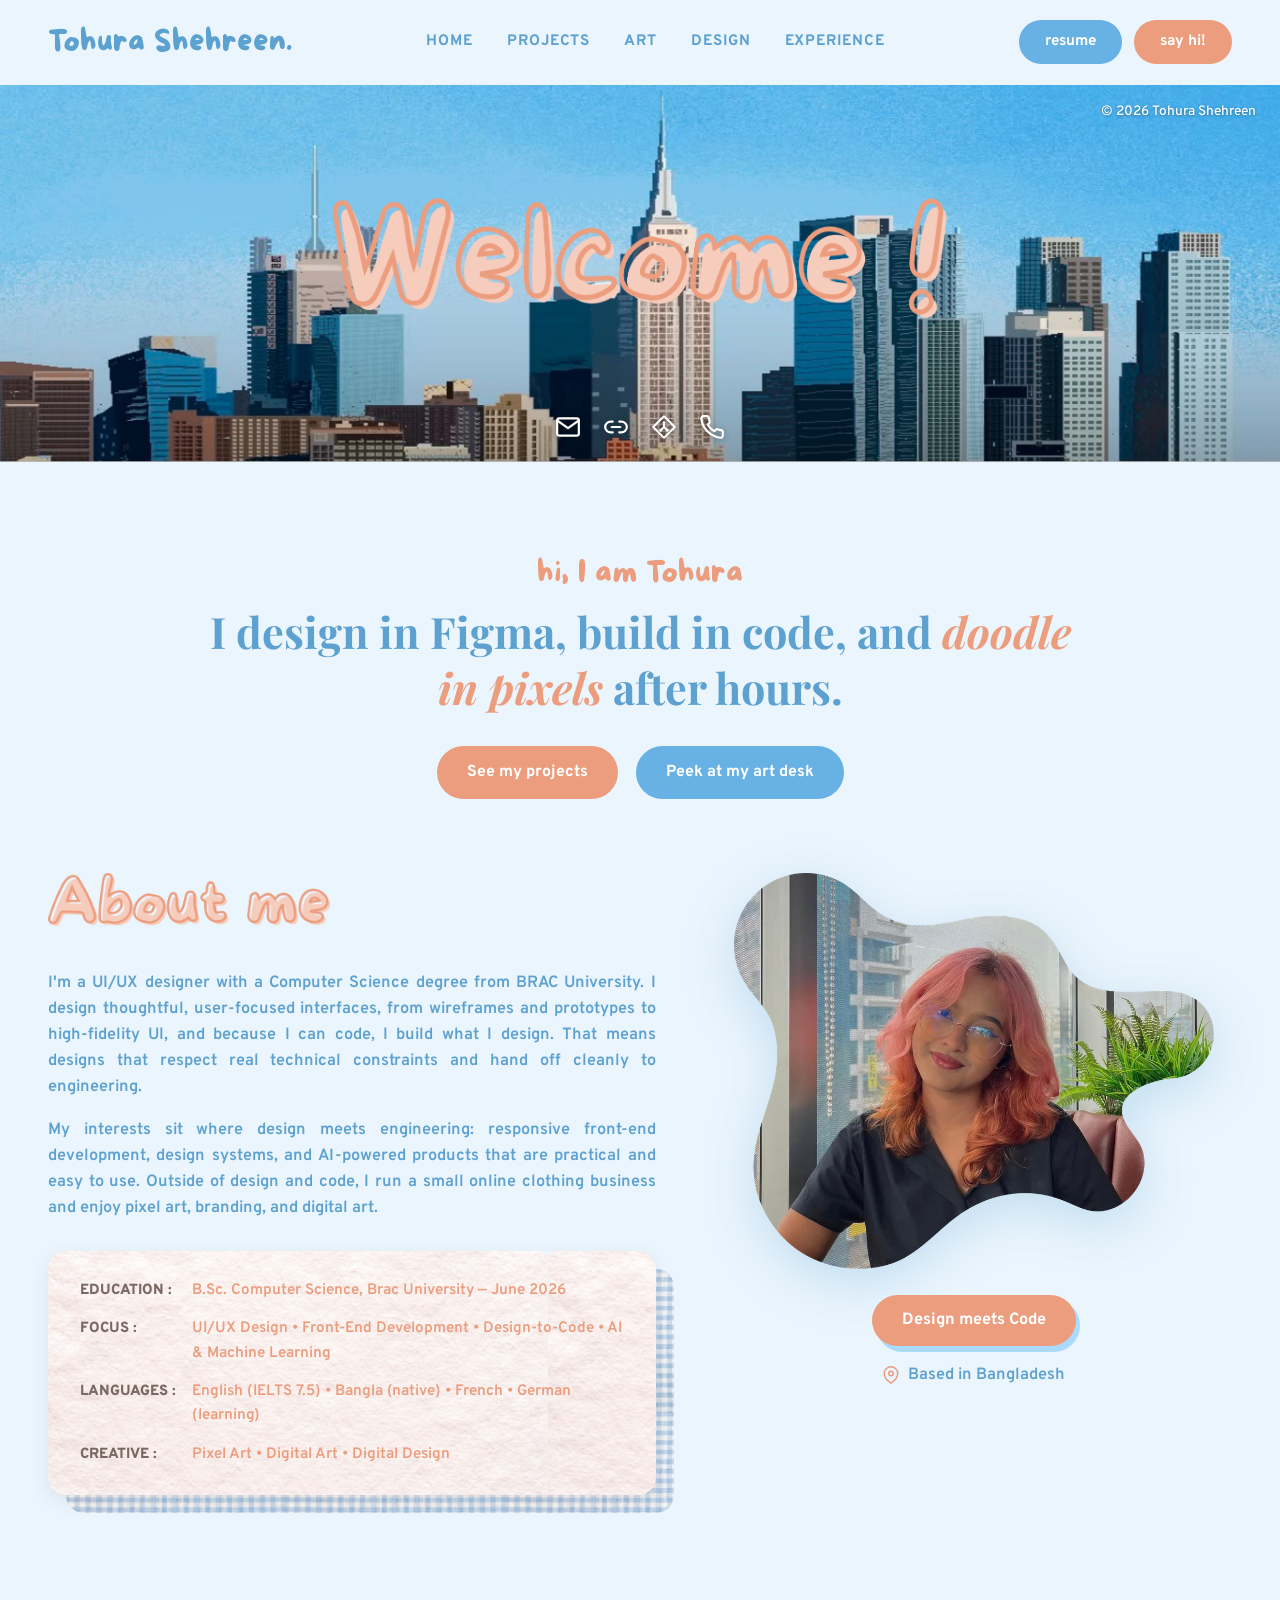
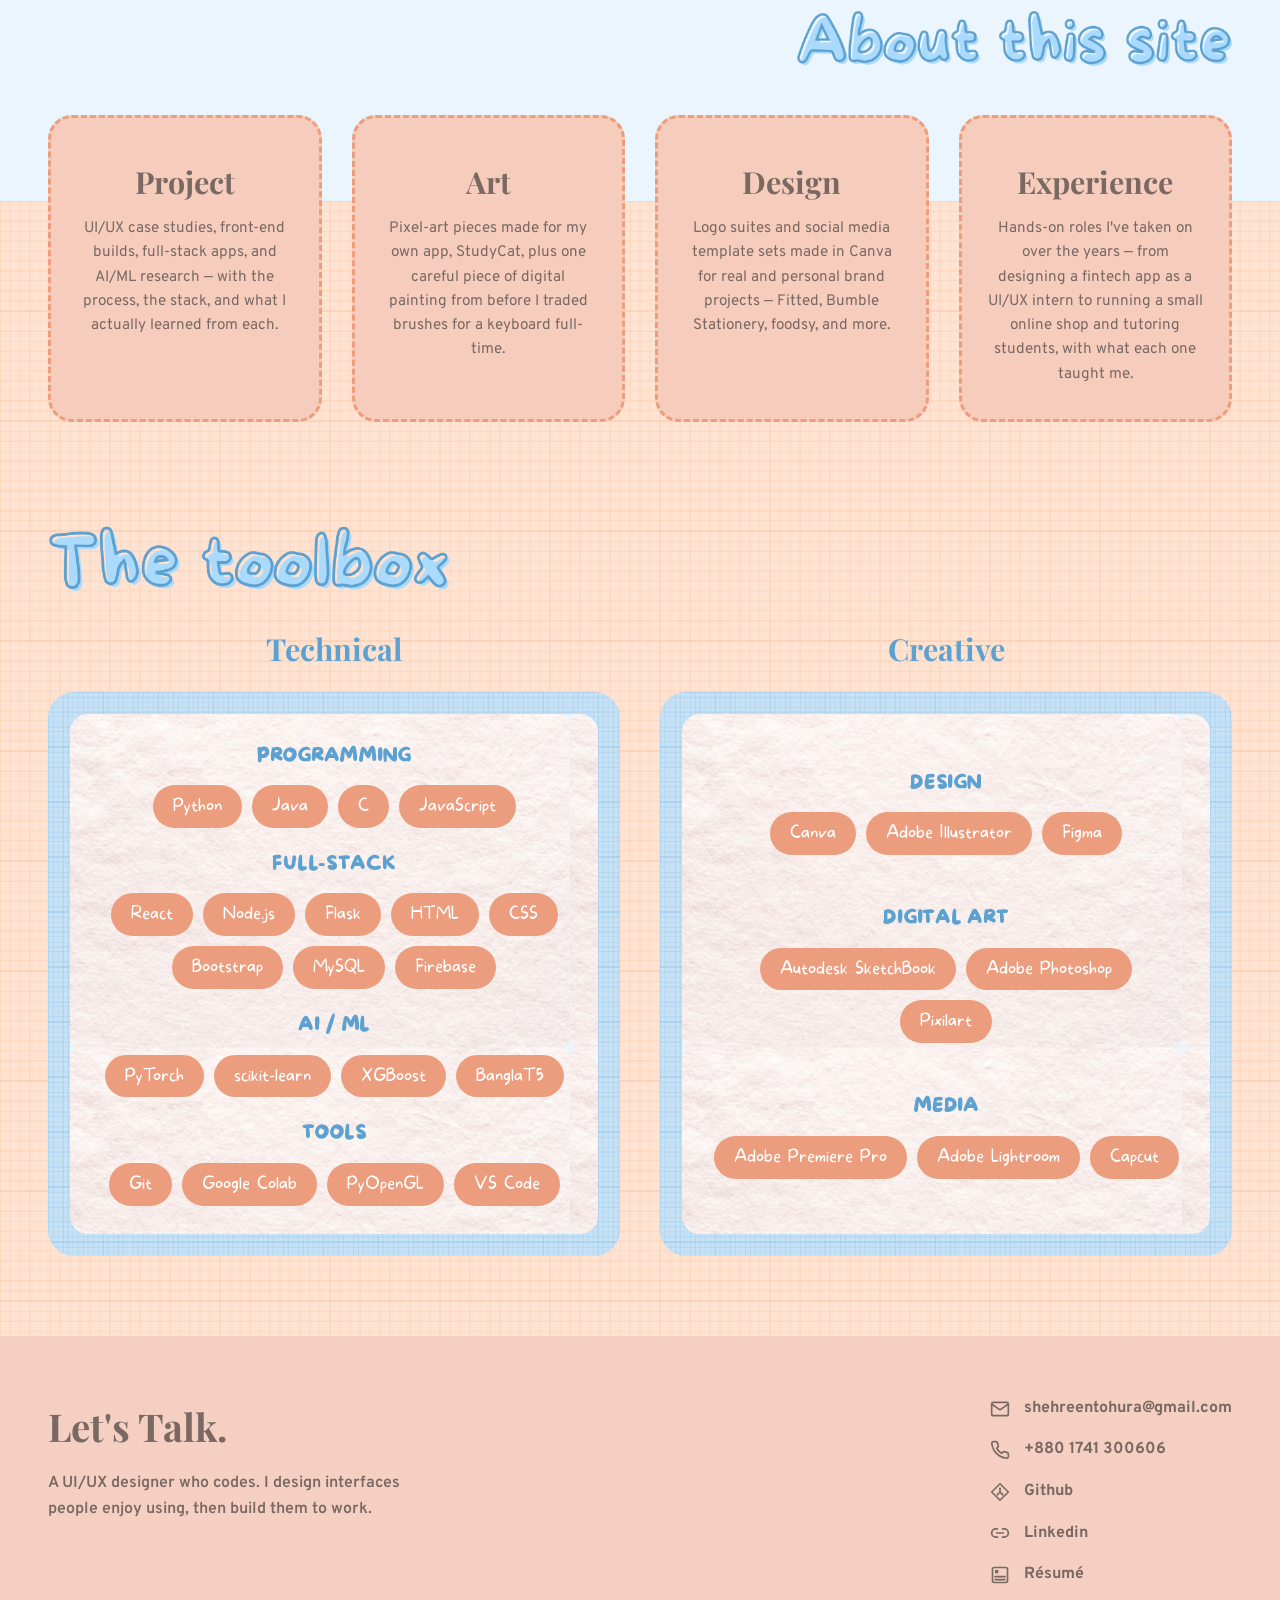
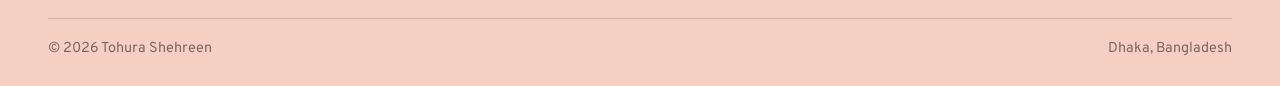
<file: index.html>
<!DOCTYPE html>
<html lang="en">
<head>
<meta charset="UTF-8">
<meta name="viewport" content="width=device-width, initial-scale=1.0">
<title>Tohura Shehreen — UI/UX Designer &amp; Developer</title>
<meta name="description" content="Tohura Shehreen — UI/UX designer with a Computer Science background who designs in Figma, builds in code, and doodles in pixels after hours.">
<link rel="stylesheet" href="home.css">
</head>
<body class="home">

<header class="site-nav">
  <div class="wrap nav-inner">
    <a href="index.html" class="logo">Tohura Shehreen.</a>
    <nav class="nav-links" id="navLinks">
      <a href="index.html">HOME</a>
      <a href="projects.html">PROJECTS</a>
      <a href="art.html">ART</a>
      <a href="design.html">DESIGN</a>
      <a href="experience.html">EXPERIENCE</a>
      <a href="assets/Tohura_Shehreen_Resume.pdf" target="_blank" rel="noopener" class="nav-mobile-only">RESUME</a>
      <a href="mailto:shehreentohura@gmail.com" class="nav-mobile-only">SAY HI!</a>
    </nav>
    <div class="nav-actions">
      <a class="btn btn-blue" href="assets/Tohura_Shehreen_Resume.pdf" target="_blank" rel="noopener">resume</a>
      <a class="btn btn-coral" href="mailto:shehreentohura@gmail.com">say hi!</a>
      <button class="menu-toggle" id="menuToggle" aria-label="Toggle menu" aria-expanded="false"><span></span></button>
    </div>
  </div>
</header>

<section class="hero">
  <img src="assets/img/hero-skyline-pixel.png" alt="New York City skyline on a clear day" class="hero-photo">
  <span class="hero-copyright">© 2026 Tohura Shehreen</span>
  <img src="assets/img/text-welcome.png" alt="Welcome!" class="hero-welcome">
  <div class="hero-icons">
    <a href="mailto:shehreentohura@gmail.com" aria-label="Email me">
      <svg viewBox="0 0 24 24" fill="none" stroke="currentColor" stroke-width="2" stroke-linecap="round" stroke-linejoin="round"><path d="M4 4h16c1.1 0 2 .9 2 2v12c0 1.1-.9 2-2 2H4c-1.1 0-2-.9-2-2V6c0-1.1.9-2 2-2z"/><polyline points="22,6 12,13 2,6"/></svg>
    </a>
    <a href="https://www.linkedin.com/" target="_blank" rel="noopener" aria-label="LinkedIn">
      <svg viewBox="0 0 24 24" fill="none" stroke="currentColor" stroke-width="2" stroke-linecap="round" stroke-linejoin="round"><path d="M9 17H7A5 5 0 0 1 7 7h2"/><path d="M15 7h2a5 5 0 1 1 0 10h-2"/><line x1="8" y1="12" x2="16" y2="12"/></svg>
    </a>
    <a href="https://github.com/tohura-shehreen" target="_blank" rel="noopener" aria-label="GitHub">
      <svg viewBox="0 0 24 24" fill="none" stroke="currentColor" stroke-width="1.8" stroke-linecap="round" stroke-linejoin="round"><path d="M12 2 L22 12 L12 22 L2 12 Z"/><circle cx="12" cy="8" r="1.3" fill="currentColor" stroke="none"/><circle cx="9" cy="15" r="1.3" fill="currentColor" stroke="none"/><circle cx="15" cy="15" r="1.3" fill="currentColor" stroke="none"/><line x1="12" y1="9.3" x2="12" y2="12"/><line x1="12" y1="12" x2="9" y2="15"/><line x1="12" y1="12" x2="15" y2="15"/></svg>
    </a>
    <a href="tel:+8801741300606" aria-label="Call me">
      <svg viewBox="0 0 24 24" fill="none" stroke="currentColor" stroke-width="2" stroke-linecap="round" stroke-linejoin="round"><path d="M22 16.92v3a2 2 0 0 1-2.18 2 19.79 19.79 0 0 1-8.63-3.07 19.5 19.5 0 0 1-6-6 19.79 19.79 0 0 1-3.07-8.67A2 2 0 0 1 4.11 2h3a2 2 0 0 1 2 1.72c.127.96.361 1.903.7 2.81a2 2 0 0 1-.45 2.11L8.09 9.91a16 16 0 0 0 6 6l1.27-1.27a2 2 0 0 1 2.11-.45c.907.339 1.85.573 2.81.7A2 2 0 0 1 22 16.92z"/></svg>
    </a>
  </div>
</section>

<main>

  <section class="intro">
    <div class="wrap">
      <p class="hi script">hi, I am Tohura</p>
      <h1>I design in Figma, build in code, and <em>doodle in pixels</em> after hours.</h1>
      <div class="intro-actions">
        <a class="btn btn-coral" href="projects.html">See my projects</a>
        <a class="btn btn-blue" href="art.html">Peek at my art desk</a>
      </div>
    </div>
  </section>

  <section class="about-me" id="about">
    <div class="wrap about-grid">
      <div>
        <img src="assets/img/text-aboutme.png" alt="About me" class="heading-img heading-aboutme">
        <p>I'm a UI/UX designer with a Computer Science degree from BRAC University. I design thoughtful, user-focused interfaces, from wireframes and prototypes to high-fidelity UI, and because I can code, I build what I design. That means designs that respect real technical constraints and hand off cleanly to engineering.</p>
        <p>My interests sit where design meets engineering: responsive front-end development, design systems, and AI-powered products that are practical and easy to use. Outside of design and code, I run a small online clothing business and enjoy pixel art, branding, and digital art.</p>

        <div class="fact-card">
          <div class="ribbon" aria-hidden="true"></div>
          <dl class="card">
            <dt>EDUCATION</dt>
            <dd>B.Sc. Computer Science, Brac University — June 2026</dd>
            <dt>FOCUS</dt>
            <dd>UI/UX Design • Front-End Development • Design-to-Code • AI &amp; Machine Learning</dd>
            <dt>LANGUAGES</dt>
            <dd>English (IELTS 7.5) • Bangla (native) • French • German (learning)</dd>
            <dt>CREATIVE</dt>
            <dd>Pixel Art • Digital Art • Digital Design</dd>
          </dl>
        </div>
      </div>

      <div class="about-photo">
        <div class="blob-frame">
          <img src="assets/img/portrait-blob.png" alt="Portrait of Tohura Shehreen indoors, with pink hair and glasses, in front of a window with a plant.">
        </div>
        <div class="tagline-badge">
          <span>Design meets Code</span>
        </div>
        <p class="based-in">
          <svg viewBox="0 0 24 24" fill="none" stroke="currentColor" stroke-width="2" stroke-linecap="round" stroke-linejoin="round"><path d="M21 10c0 7-9 13-9 13s-9-6-9-13a9 9 0 0 1 18 0z"/><circle cx="12" cy="10" r="3"/></svg>
          Based in Bangladesh
        </p>
      </div>
    </div>
  </section>

  <div class="checker-wrap">
  <section class="about-site">
    <div class="wrap">
      <div class="about-site-head">
        <img src="assets/img/text-aboutsite.png" alt="About this site" class="heading-img heading-aboutsite">
      </div>
      <div class="site-cards">
        <a class="site-card" href="projects.html">
          <h3>Project</h3>
          <p>UI/UX case studies, front-end builds, full-stack apps, and AI/ML research — with the process, the stack, and what I actually learned from each.</p>
        </a>
        <a class="site-card" href="art.html">
          <h3>Art</h3>
          <p>Pixel-art pieces made for my own app, StudyCat, plus one careful piece of digital painting from before I traded brushes for a keyboard full-time.</p>
        </a>
        <a class="site-card" href="design.html">
          <h3>Design</h3>
          <p>Logo suites and social media template sets made in Canva for real and personal brand projects — Fitted, Bumble Stationery, foodsy, and more.</p>
        </a>
        <a class="site-card" href="experience.html">
          <h3>Experience</h3>
          <p>Hands-on roles I've taken on over the years — from designing a fintech app as a UI/UX intern to running a small online shop and tutoring students, with what each one taught me.</p>
        </a>
      </div>
    </div>
  </section>

  <section class="toolbox" id="experience">
    <div class="wrap">
      <img src="assets/img/text-toolbox.png" alt="The toolbox" class="heading-img heading-toolbox">
      <div class="toolbox-cols">

        <div class="toolbox-col technical">
          <h3>Technical</h3>
          <div class="gingham-frame">
            <div class="paper-panel">
              <div class="tool-group">
                <h4>PROGRAMMING</h4>
                <div class="tool-chips">
                  <span>Python</span><span>Java</span><span>C</span><span>JavaScript</span>
                </div>
              </div>
              <div class="tool-group">
                <h4>FULL-STACK</h4>
                <div class="tool-chips">
                  <span>React</span><span>Node.js</span><span>Flask</span><span>HTML</span><span>CSS</span><span>Bootstrap</span><span>MySQL</span><span>Firebase</span>
                </div>
              </div>
              <div class="tool-group">
                <h4>AI / ML</h4>
                <div class="tool-chips">
                  <span>PyTorch</span><span>scikit-learn</span><span>XGBoost</span><span>BanglaT5</span>
                </div>
              </div>
              <div class="tool-group">
                <h4>TOOLS</h4>
                <div class="tool-chips">
                  <span>Git</span><span>Google Colab</span><span>PyOpenGL</span><span>VS Code</span>
                </div>
              </div>
            </div>
          </div>
        </div>

        <div class="toolbox-col creative">
          <h3>Creative</h3>
          <div class="gingham-frame">
            <div class="paper-panel">
              <div class="tool-group">
                <h4>DESIGN</h4>
                <div class="tool-chips">
                  <span>Canva</span><span>Adobe Illustrator</span><span>Figma</span>
                </div>
              </div>
              <div class="tool-group">
                <h4>DIGITAL ART</h4>
                <div class="tool-chips">
                  <span>Autodesk SketchBook</span><span>Adobe Photoshop</span><span>Pixilart</span>
                </div>
              </div>
              <div class="tool-group">
                <h4>MEDIA</h4>
                <div class="tool-chips">
                  <span>Adobe Premiere Pro</span><span>Adobe Lightroom</span><span>Capcut</span>
                </div>
              </div>
            </div>
          </div>
        </div>

      </div>
    </div>
  </section>
  </div>

</main>

<footer class="site-footer">
  <div class="wrap">
    <div class="footer-grid">
      <div>
        <h2>Let's Talk.</h2>
        <p>A UI/UX designer who codes. I design interfaces people enjoy using, then build them to work.</p>
      </div>
      <ul class="contact-list">
        <li>
          <svg viewBox="0 0 24 24" fill="none" stroke="currentColor" stroke-width="2" stroke-linecap="round" stroke-linejoin="round"><path d="M4 4h16c1.1 0 2 .9 2 2v12c0 1.1-.9 2-2 2H4c-1.1 0-2-.9-2-2V6c0-1.1.9-2 2-2z"/><polyline points="22,6 12,13 2,6"/></svg>
          <a href="mailto:shehreentohura@gmail.com">shehreentohura@gmail.com</a>
        </li>
        <li>
          <svg viewBox="0 0 24 24" fill="none" stroke="currentColor" stroke-width="2" stroke-linecap="round" stroke-linejoin="round"><path d="M22 16.92v3a2 2 0 0 1-2.18 2 19.79 19.79 0 0 1-8.63-3.07 19.5 19.5 0 0 1-6-6 19.79 19.79 0 0 1-3.07-8.67A2 2 0 0 1 4.11 2h3a2 2 0 0 1 2 1.72c.127.96.361 1.903.7 2.81a2 2 0 0 1-.45 2.11L8.09 9.91a16 16 0 0 0 6 6l1.27-1.27a2 2 0 0 1 2.11-.45c.907.339 1.85.573 2.81.7A2 2 0 0 1 22 16.92z"/></svg>
          <a href="tel:+8801741300606">+880 1741 300606</a>
        </li>
        <li>
          <svg viewBox="0 0 24 24" fill="none" stroke="currentColor" stroke-width="1.8" stroke-linecap="round" stroke-linejoin="round"><path d="M12 2 L22 12 L12 22 L2 12 Z"/><circle cx="12" cy="8" r="1.3" fill="currentColor" stroke="none"/><circle cx="9" cy="15" r="1.3" fill="currentColor" stroke="none"/><circle cx="15" cy="15" r="1.3" fill="currentColor" stroke="none"/><line x1="12" y1="9.3" x2="12" y2="12"/><line x1="12" y1="12" x2="9" y2="15"/><line x1="12" y1="12" x2="15" y2="15"/></svg>
          <a href="https://github.com/tohura-shehreen" target="_blank" rel="noopener">Github</a>
        </li>
        <li>
          <svg viewBox="0 0 24 24" fill="none" stroke="currentColor" stroke-width="2" stroke-linecap="round" stroke-linejoin="round"><path d="M9 17H7A5 5 0 0 1 7 7h2"/><path d="M15 7h2a5 5 0 1 1 0 10h-2"/><line x1="8" y1="12" x2="16" y2="12"/></svg>
          <a href="https://www.linkedin.com/" target="_blank" rel="noopener">Linkedin</a>
        </li>
        <li>
          <svg viewBox="0 0 24 24" fill="none" stroke="currentColor" stroke-width="2" stroke-linecap="round" stroke-linejoin="round"><rect x="3" y="3" width="18" height="18" rx="2"/><rect x="6" y="6" width="4" height="4" fill="currentColor" stroke="none"/><line x1="6" y1="14" x2="18" y2="14"/><line x1="6" y1="17.5" x2="18" y2="17.5"/></svg>
          <a href="assets/Tohura_Shehreen_Resume.pdf" target="_blank" rel="noopener">Résumé</a>
        </li>
      </ul>
    </div>
    <div class="footer-bottom">
      <span>© 2026 Tohura Shehreen</span>
      <span>Dhaka, Bangladesh</span>
    </div>
  </div>
</footer>

<script src="script.js"></script>
</body>
</html>
</file>
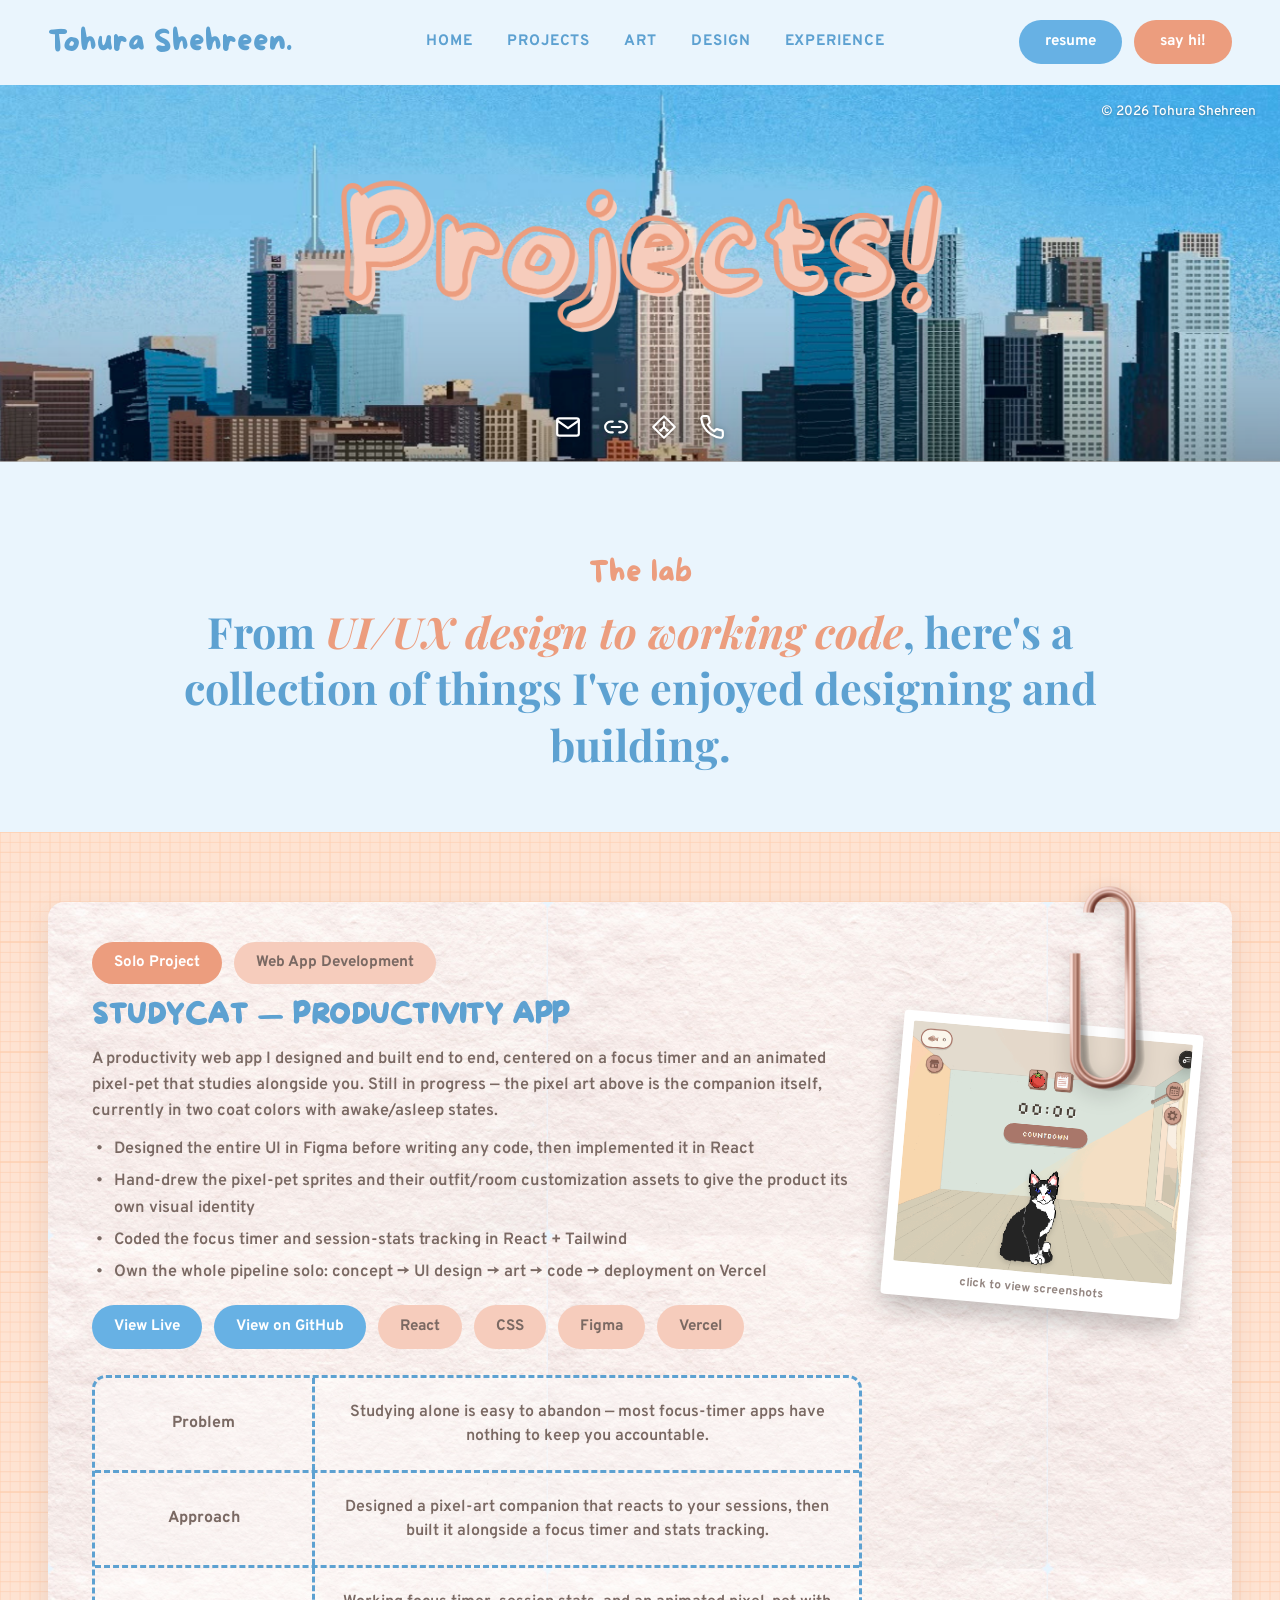
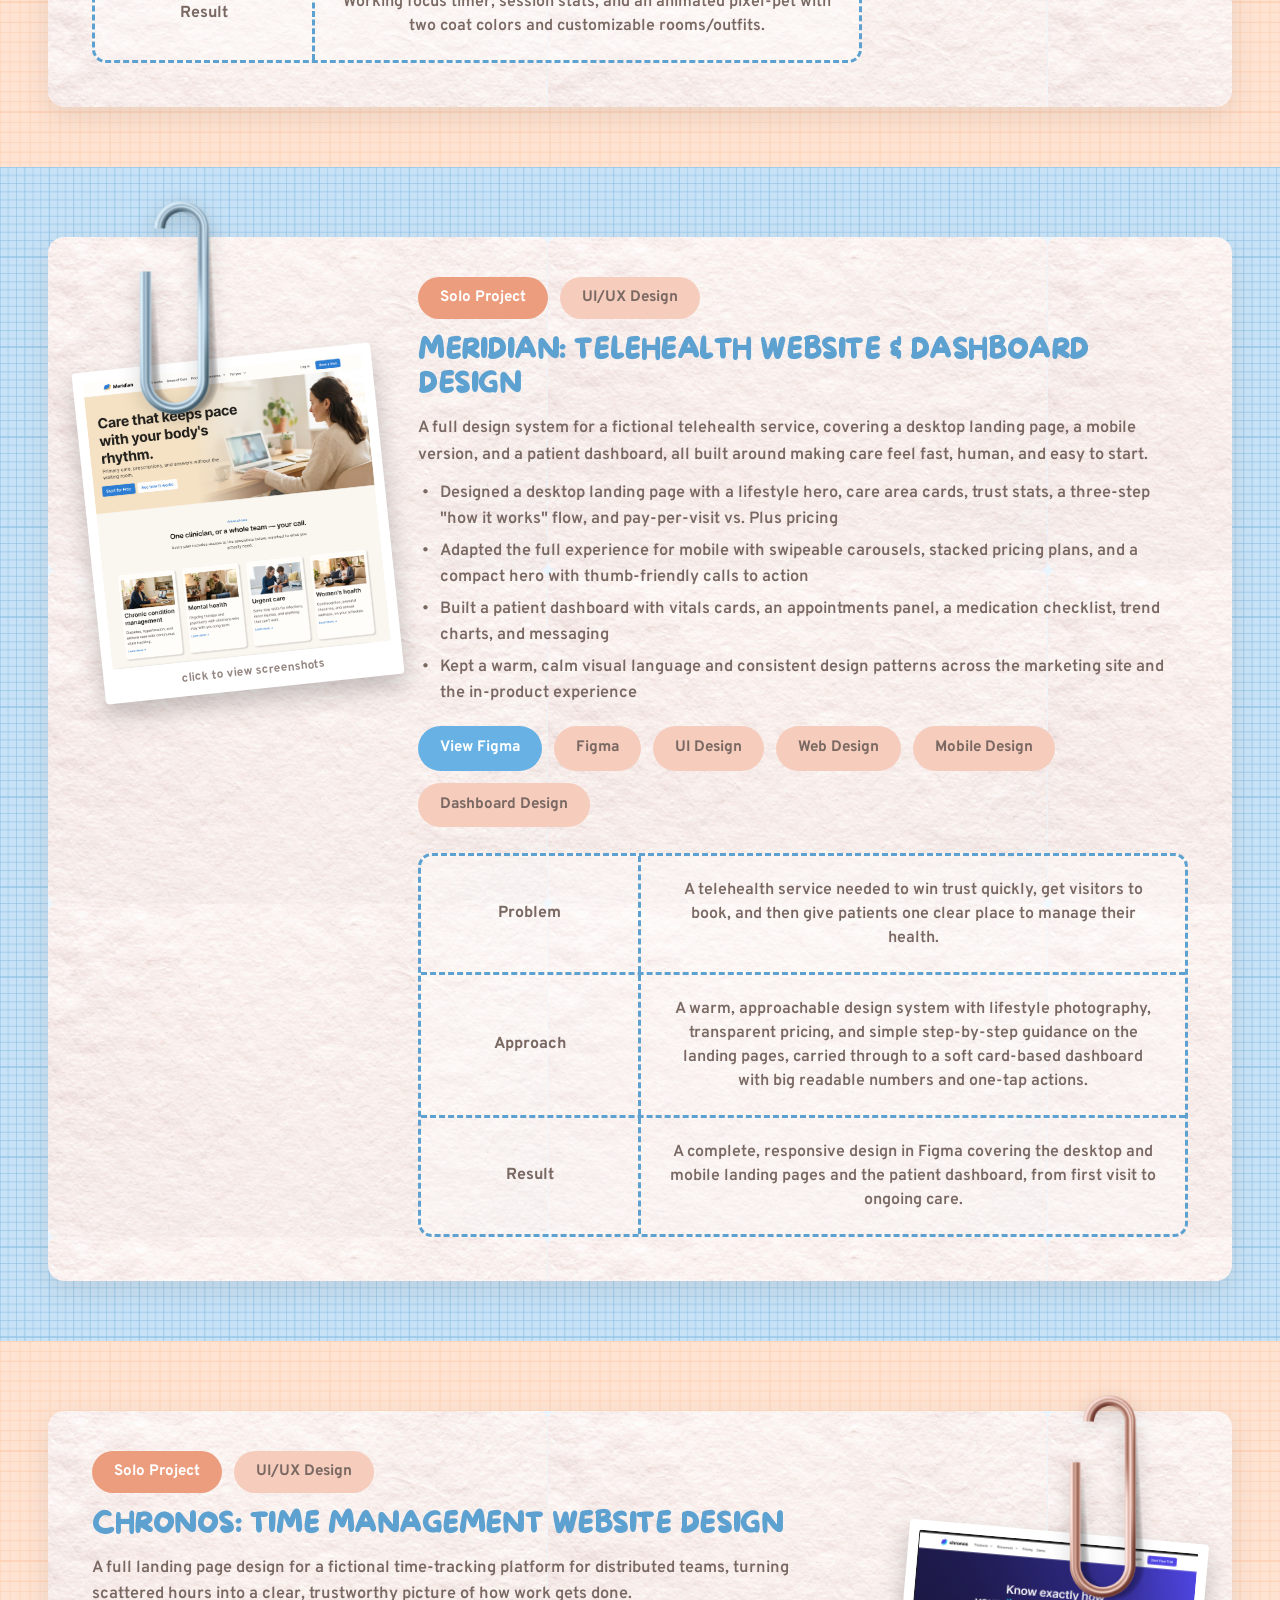
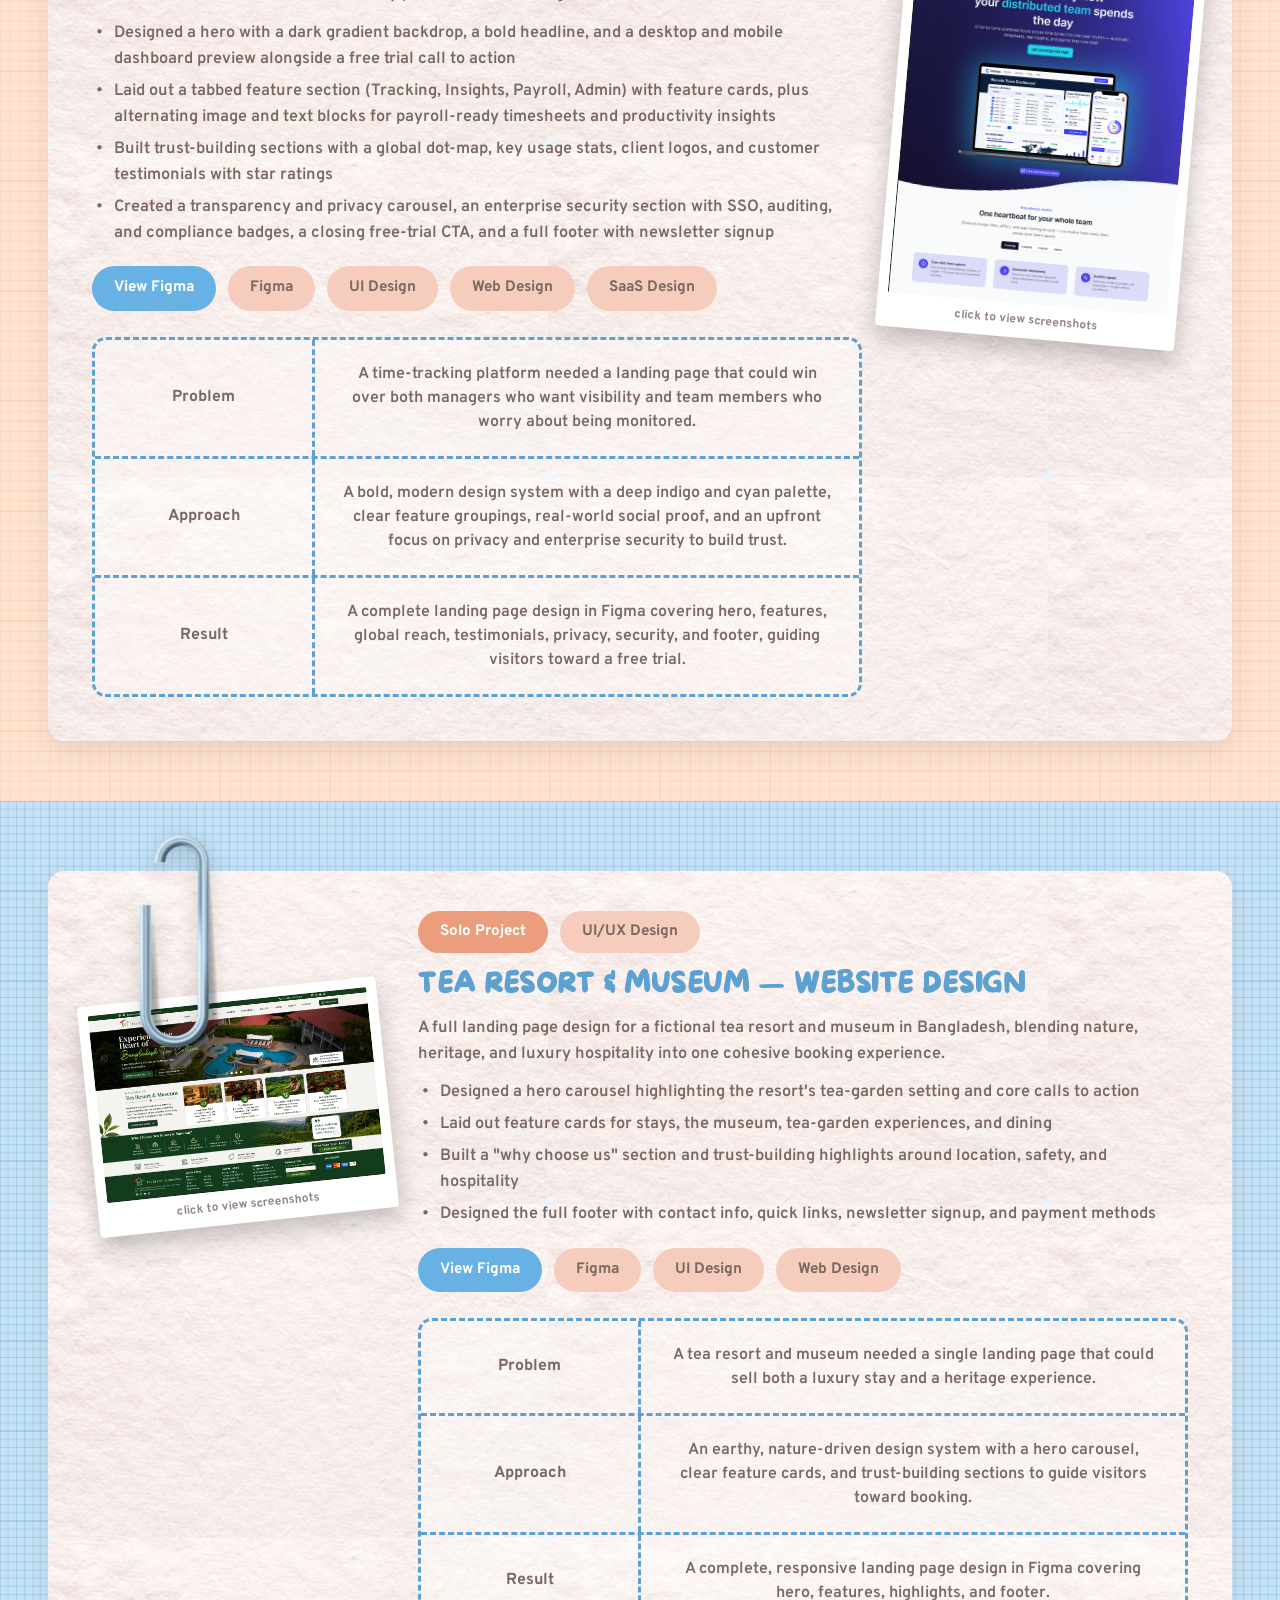
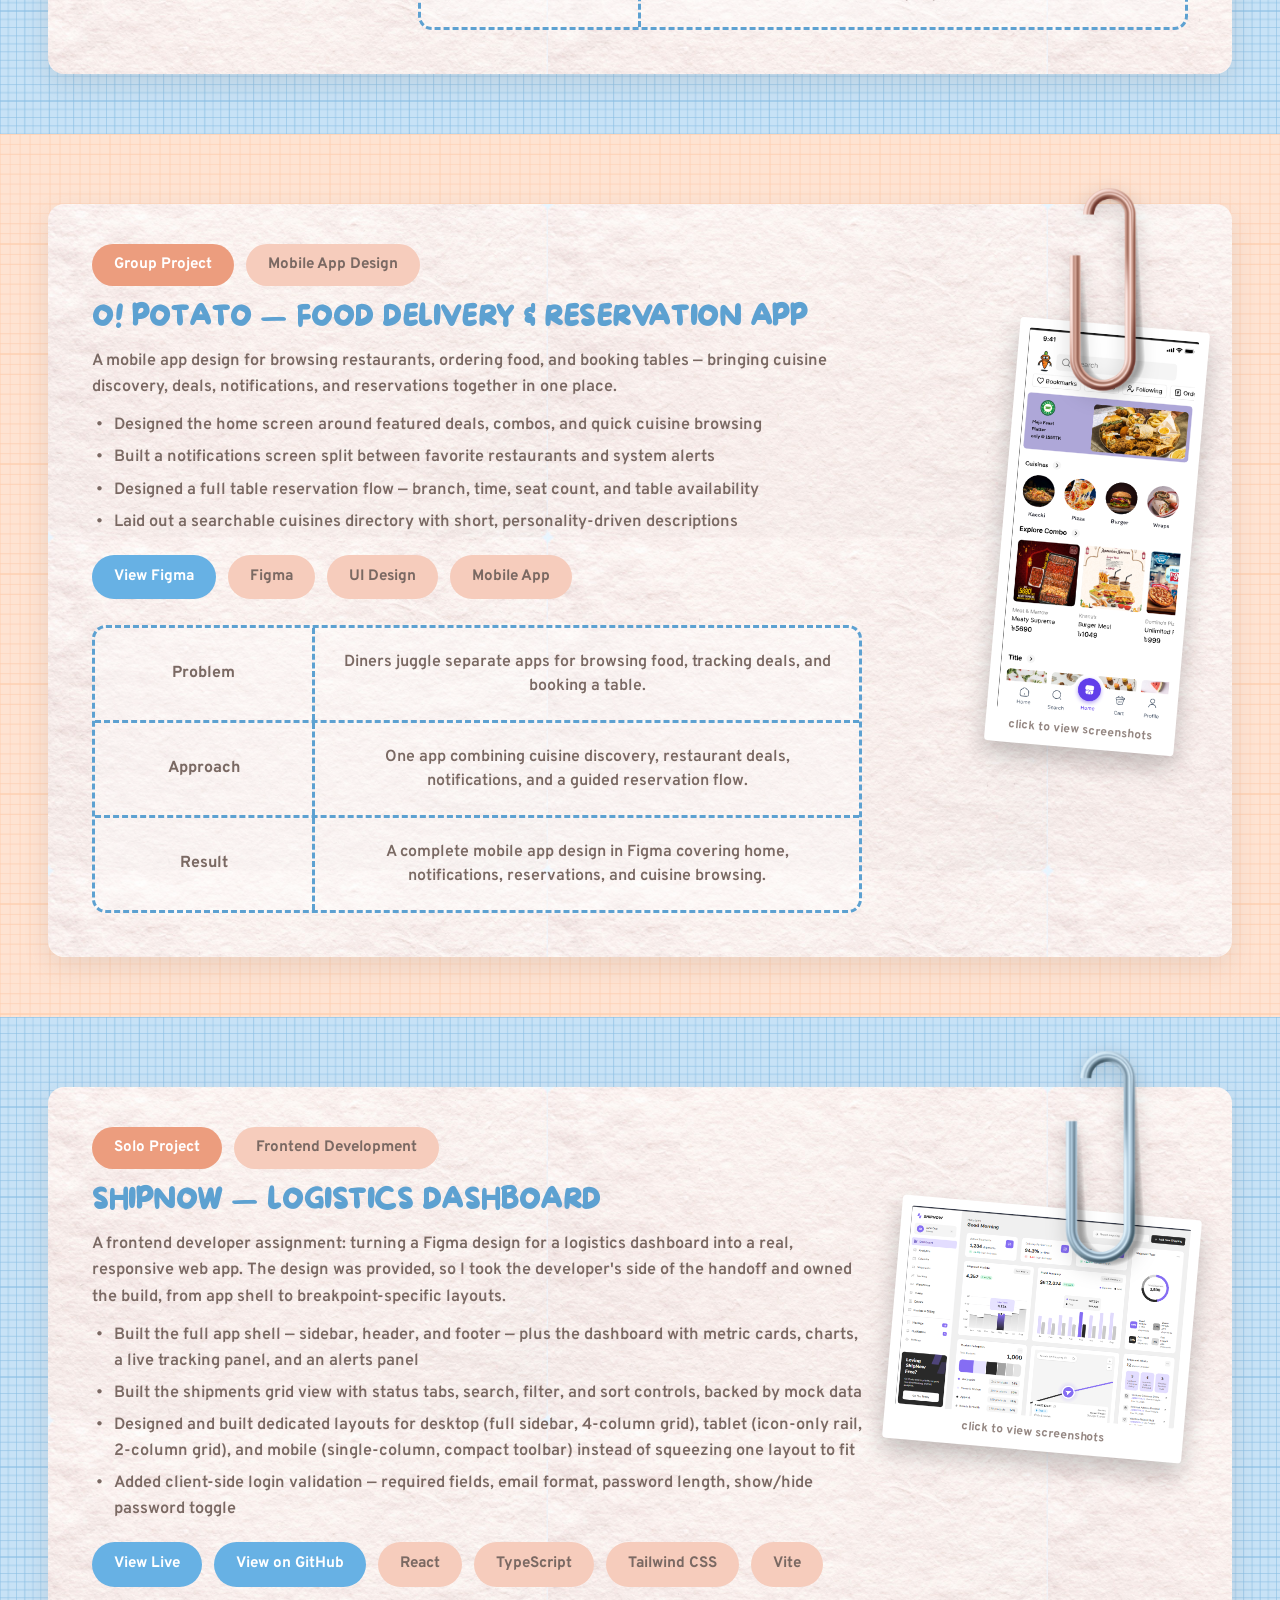
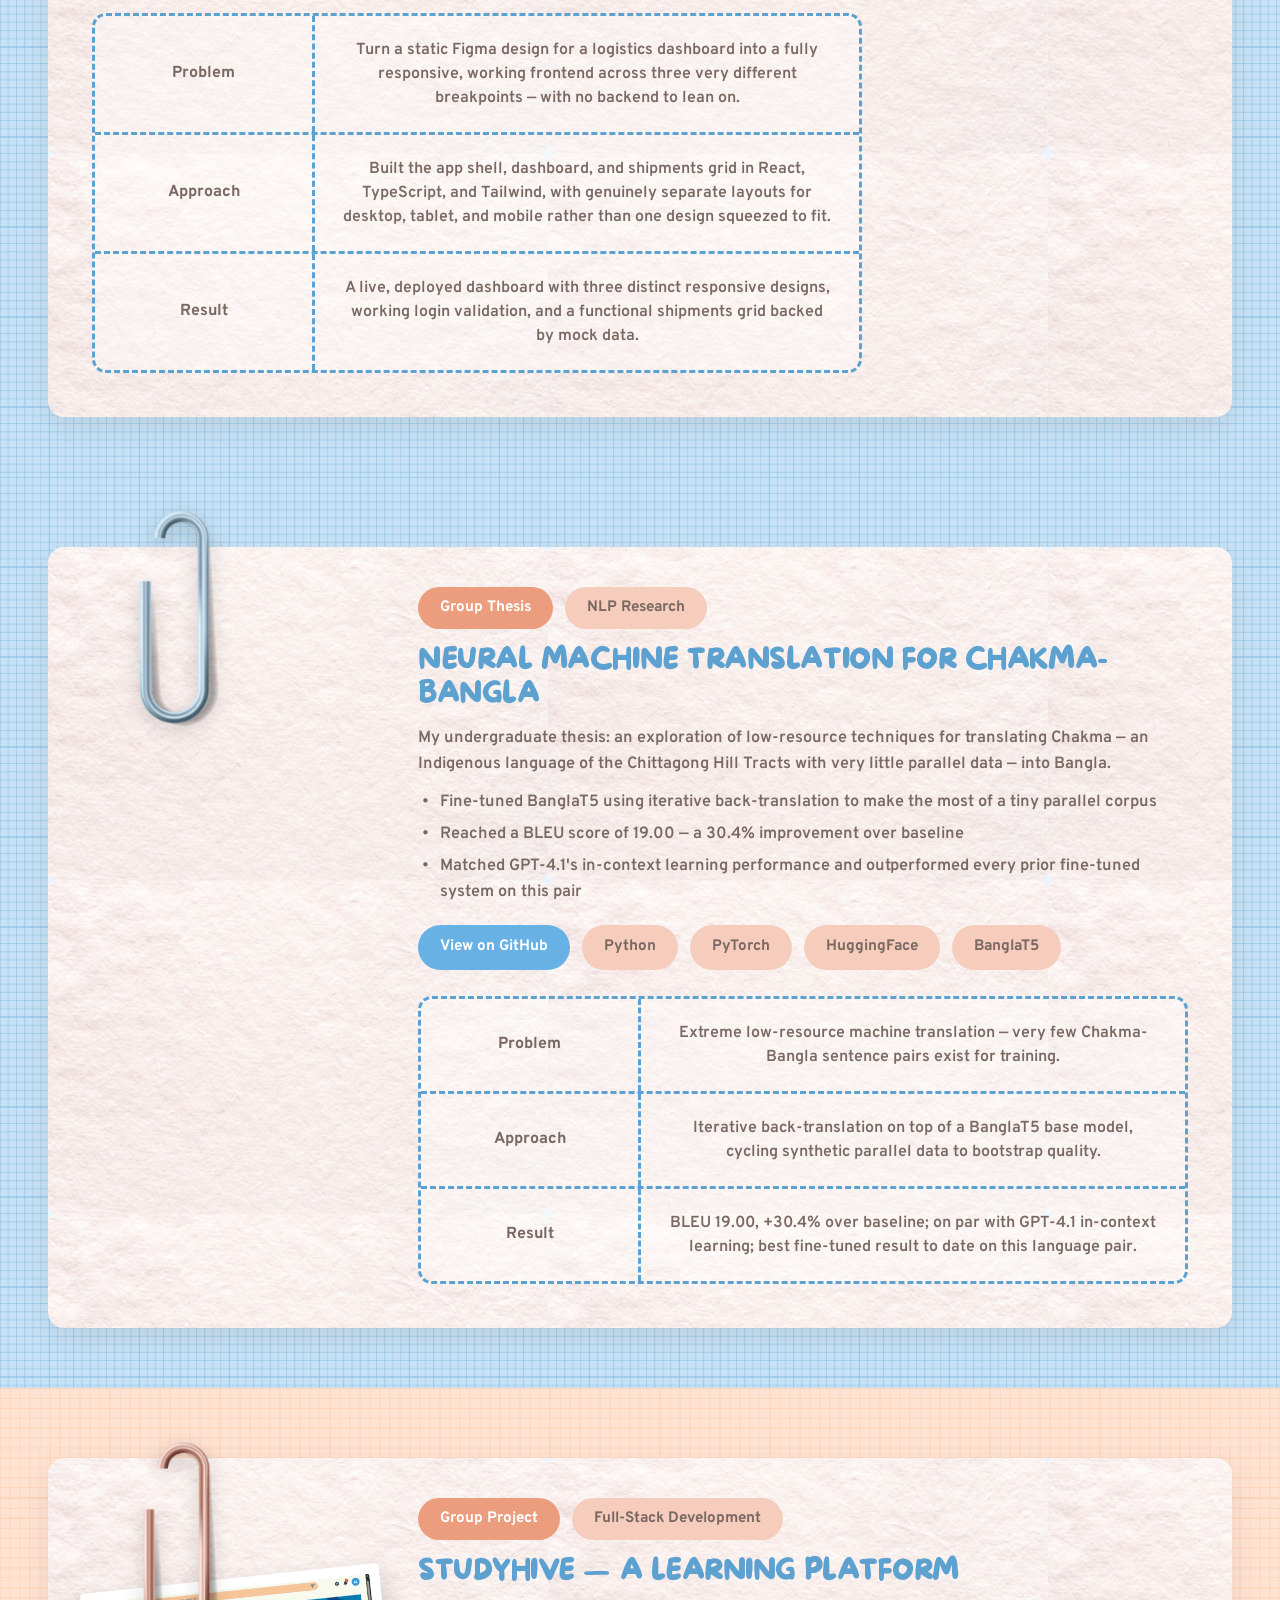
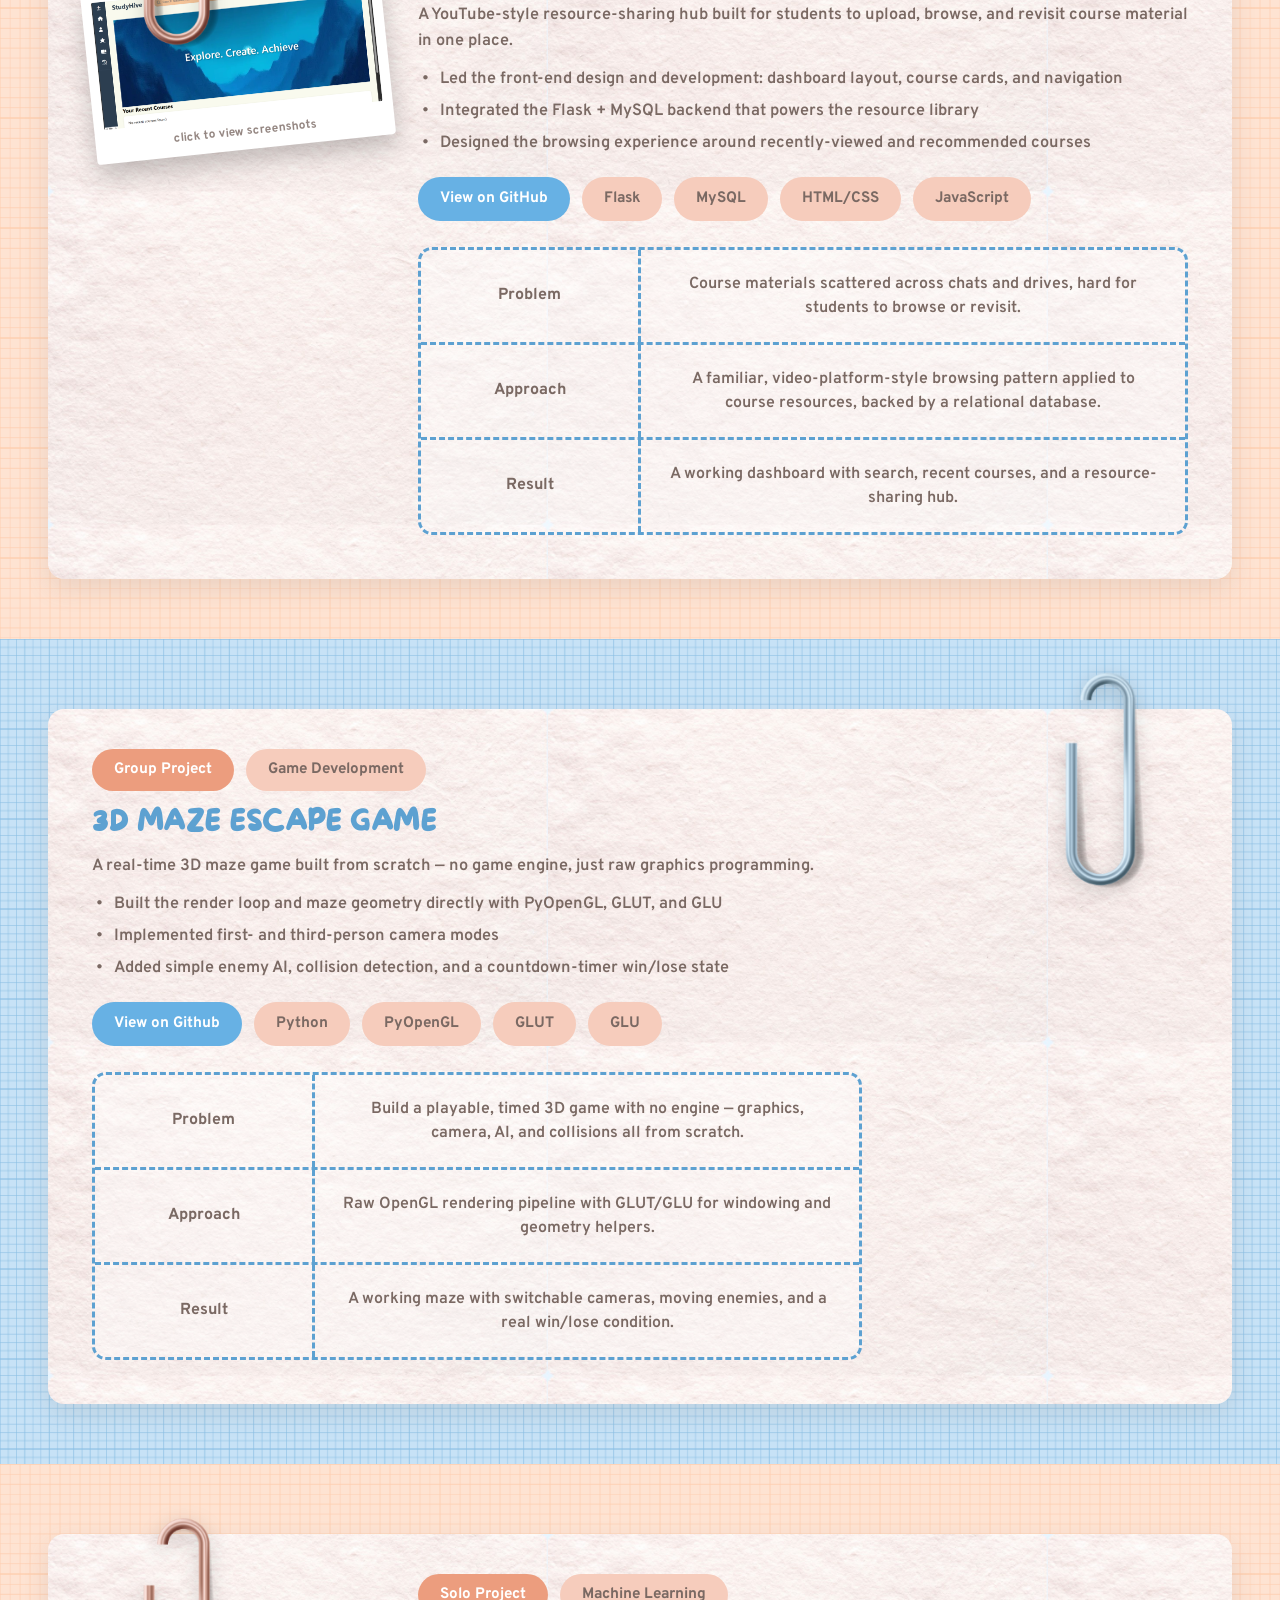
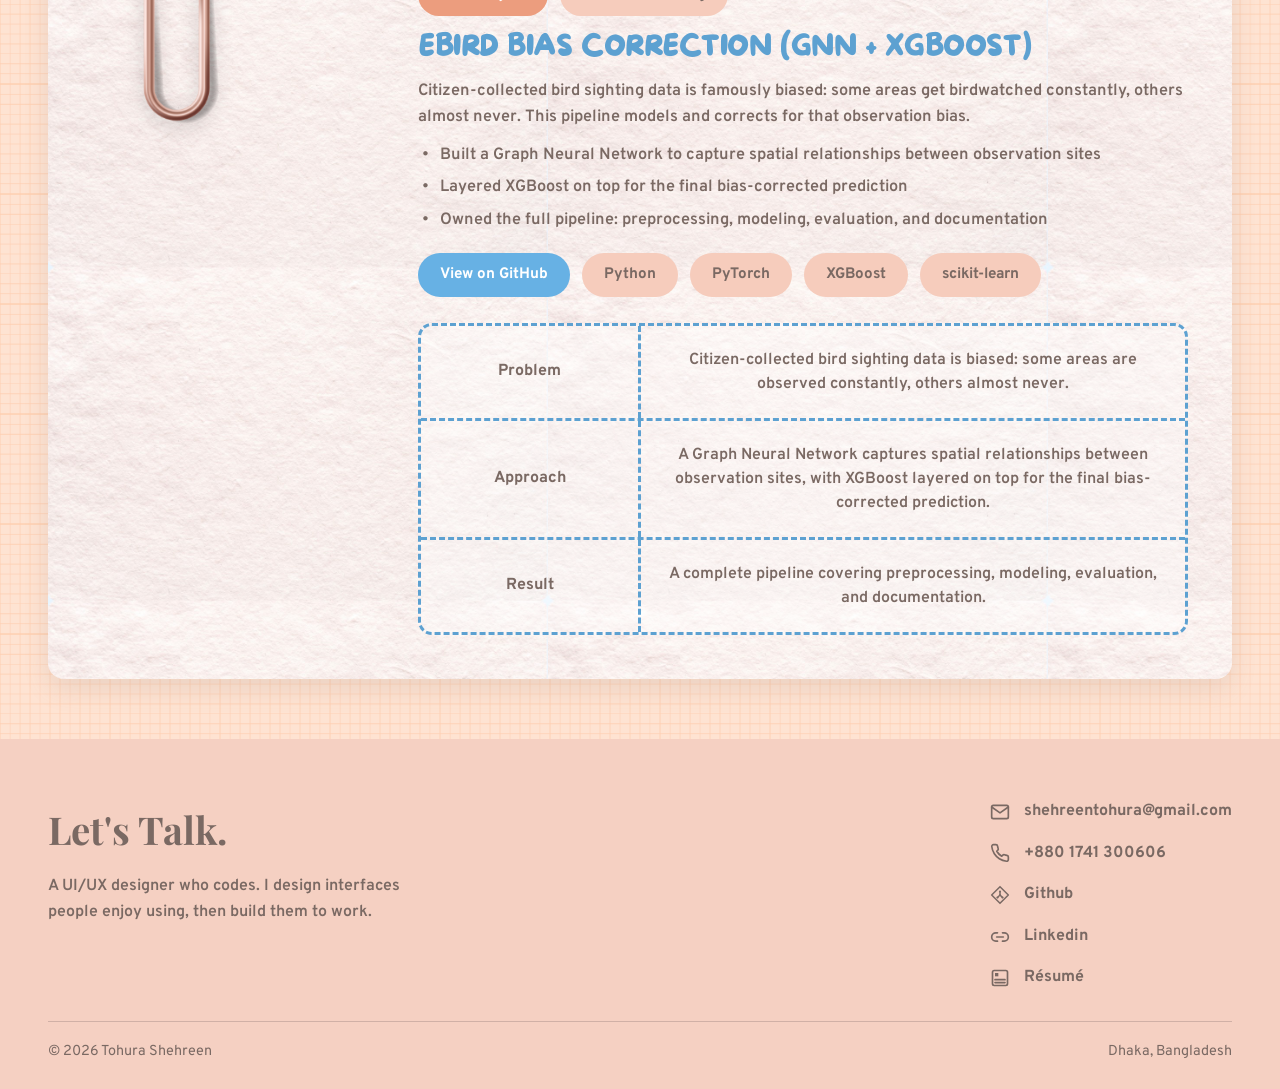
<file: projects.html>
<!DOCTYPE html>
<html lang="en">
<head>
<meta charset="UTF-8">
<meta name="viewport" content="width=device-width, initial-scale=1.0">
<title>Projects — Tohura Shehreen</title>
<meta name="description" content="UI/UX case studies, front-end builds, full-stack apps, and AI/ML research — the design and engineering lab notebook of Tohura Shehreen.">
<link rel="stylesheet" href="home.css">
<link rel="stylesheet" href="projects.css">
</head>
<body class="home">

<header class="site-nav">
  <div class="wrap nav-inner">
    <a href="index.html" class="logo">Tohura Shehreen.</a>
    <nav class="nav-links" id="navLinks">
      <a href="index.html">HOME</a>
      <a href="projects.html" class="active">PROJECTS</a>
      <a href="art.html">ART</a>
      <a href="design.html">DESIGN</a>
      <a href="experience.html">EXPERIENCE</a>
      <a href="assets/Tohura_Shehreen_Resume.pdf" target="_blank" rel="noopener" class="nav-mobile-only">RESUME</a>
      <a href="mailto:shehreentohura@gmail.com" class="nav-mobile-only">SAY HI!</a>
    </nav>
    <div class="nav-actions">
      <a class="btn btn-blue" href="assets/Tohura_Shehreen_Resume.pdf" target="_blank" rel="noopener">resume</a>
      <a class="btn btn-coral" href="mailto:shehreentohura@gmail.com">say hi!</a>
      <button class="menu-toggle" id="menuToggle" aria-label="Toggle menu" aria-expanded="false"><span></span></button>
    </div>
  </div>
</header>

<section class="hero">
  <img src="assets/img/hero-skyline-pixel.png" alt="New York City skyline on a clear day" class="hero-photo">
  <span class="hero-copyright">© 2026 Tohura Shehreen</span>
  <img src="assets/img/text-projects.png" alt="Projects!" class="hero-welcome">
  <div class="hero-icons">
    <a href="mailto:shehreentohura@gmail.com" aria-label="Email me">
      <svg viewBox="0 0 24 24" fill="none" stroke="currentColor" stroke-width="2" stroke-linecap="round" stroke-linejoin="round"><path d="M4 4h16c1.1 0 2 .9 2 2v12c0 1.1-.9 2-2 2H4c-1.1 0-2-.9-2-2V6c0-1.1.9-2 2-2z"/><polyline points="22,6 12,13 2,6"/></svg>
    </a>
    <a href="https://www.linkedin.com/" target="_blank" rel="noopener" aria-label="LinkedIn">
      <svg viewBox="0 0 24 24" fill="none" stroke="currentColor" stroke-width="2" stroke-linecap="round" stroke-linejoin="round"><path d="M9 17H7A5 5 0 0 1 7 7h2"/><path d="M15 7h2a5 5 0 1 1 0 10h-2"/><line x1="8" y1="12" x2="16" y2="12"/></svg>
    </a>
    <a href="https://github.com/tohura-shehreen" target="_blank" rel="noopener" aria-label="GitHub">
      <svg viewBox="0 0 24 24" fill="none" stroke="currentColor" stroke-width="1.8" stroke-linecap="round" stroke-linejoin="round"><path d="M12 2 L22 12 L12 22 L2 12 Z"/><circle cx="12" cy="8" r="1.3" fill="currentColor" stroke="none"/><circle cx="9" cy="15" r="1.3" fill="currentColor" stroke="none"/><circle cx="15" cy="15" r="1.3" fill="currentColor" stroke="none"/><line x1="12" y1="9.3" x2="12" y2="12"/><line x1="12" y1="12" x2="9" y2="15"/><line x1="12" y1="12" x2="15" y2="15"/></svg>
    </a>
    <a href="tel:+8801741300606" aria-label="Call me">
      <svg viewBox="0 0 24 24" fill="none" stroke="currentColor" stroke-width="2" stroke-linecap="round" stroke-linejoin="round"><path d="M22 16.92v3a2 2 0 0 1-2.18 2 19.79 19.79 0 0 1-8.63-3.07 19.5 19.5 0 0 1-6-6 19.79 19.79 0 0 1-3.07-8.67A2 2 0 0 1 4.11 2h3a2 2 0 0 1 2 1.72c.127.96.361 1.903.7 2.81a2 2 0 0 1-.45 2.11L8.09 9.91a16 16 0 0 0 6 6l1.27-1.27a2 2 0 0 1 2.11-.45c.907.339 1.85.573 2.81.7A2 2 0 0 1 22 16.92z"/></svg>
    </a>
  </div>
</section>

<main>

  <section class="lab-intro">
    <div class="wrap">
      <p class="hi script">The lab</p>
      <h1>From <em>UI/UX design to working code</em>, here's a collection of things I've enjoyed designing and building.</h1>
    </div>
  </section>

  <!-- ============ PROJECT 1 — peach band ============ -->
  <section class="project-band peach">
    <div class="wrap">
      <div class="project-card force-img-right">
        <img src="assets/img/clip-peach.png" alt="" class="paperclip clip-right" aria-hidden="true">

        <button type="button" class="proj-photo-pin"
          data-live="https://study-cat-plum.vercel.app/"
          data-github="https://github.com/tohura-shehreen/StudyCat"
          data-images="assets/projects/studycat/studycat-home.png|StudyCat home screen — pixel-pet with focus timer;assets/projects/studycat/studycat-pomodoro.png|Pomodoro / focus-session settings;assets/projects/studycat/studycat-calendar.png|Monthly focus calendar and logged sessions;assets/projects/studycat/studycat-shop.png|Pixel-pet shop — unlockable cats"
          aria-label="Open StudyCat screenshots">
          <img src="assets/projects/studycat/studycat-home.png" alt="StudyCat pixel-pet focus timer app screenshot">
          <span class="proj-photo-hint">click to view screenshots</span>
        </button>

        <div class="badge-row"><span class="badge">Solo Project</span><span class="badge badge-type">Web App Development</span></div>
        <h3 class="proj-title">StudyCat — Productivity App</h3>
        <p class="proj-desc">A productivity web app I designed and built end to end, centered on a focus timer and an animated pixel-pet that studies alongside you. Still in progress — the pixel art above is the companion itself, currently in two coat colors with awake/asleep states.</p>
        <ul class="proj-list">
          <li>Designed the entire UI in Figma before writing any code, then implemented it in React</li>
          <li>Hand-drew the pixel-pet sprites and their outfit/room customization assets to give the product its own visual identity</li>
          <li>Coded the focus timer and session-stats tracking in React + Tailwind</li>
          <li>Own the whole pipeline solo: concept → UI design → art → code → deployment on Vercel</li>
        </ul>
        <div class="proj-chips">
          <a class="chip chip-primary" href="https://study-cat-plum.vercel.app/" target="_blank" rel="noopener">View Live</a>
          <a class="chip chip-primary" href="https://github.com/tohura-shehreen/StudyCat" target="_blank" rel="noopener">View on GitHub</a>
          <span class="chip">React</span><span class="chip">CSS</span><span class="chip">Figma</span><span class="chip">Vercel</span>
        </div>
        <div class="spec-table">
          <div class="spec-row">
            <div class="spec-label">Problem</div>
            <div class="spec-value">Studying alone is easy to abandon — most focus-timer apps have nothing to keep you accountable.</div>
          </div>
          <div class="spec-row">
            <div class="spec-label">Approach</div>
            <div class="spec-value">Designed a pixel-art companion that reacts to your sessions, then built it alongside a focus timer and stats tracking.</div>
          </div>
          <div class="spec-row">
            <div class="spec-label">Result</div>
            <div class="spec-value">Working focus timer, session stats, and an animated pixel-pet with two coat colors and customizable rooms/outfits.</div>
          </div>
        </div>
      </div>
    </div>
  </section>

  <!-- ============ PROJECT 2 — blue band (Meridian) ============ -->
  <section class="project-band blue">
    <div class="wrap">
      <div class="project-card force-text-right">
        <img src="assets/img/clip-blue.png" alt="" class="paperclip clip-left" aria-hidden="true">

        <!-- TODO: replace the data-figma URL below with the real Meridian Figma link -->
        <button type="button" class="proj-photo-pin"
          data-figma="https://www.figma.com/design/5KWonrK1wH8hfUO641fGTO/Meridian?node-id=9620-19181&t=xDrM6PdelGrAxMn4-1"
          data-images="assets/projects/meridian/meridian-desktop-hero.png|Meridian desktop landing page — hero and areas of care;assets/projects/meridian/meridian-desktop-how-it-works.png|Desktop — trust stats and three-step how it works;assets/projects/meridian/meridian-desktop-footer.png|Desktop — free first visit CTA and footer;assets/projects/meridian/meridian-mobile-hero.png|Mobile — compact hero with swipeable care area cards;assets/projects/meridian/meridian-mobile-how-it-works.png|Mobile — swipeable how it works steps;assets/projects/meridian/meridian-dashboard.png|Patient dashboard — vitals, appointments, medication, trends and messages"
          aria-label="Open Meridian screenshots">
          <img src="assets/projects/meridian/meridian-desktop-hero.png" alt="Meridian telehealth landing page screenshot">
          <span class="proj-photo-hint">click to view screenshots</span>
        </button>

        <div class="badge-row"><span class="badge">Solo Project</span><span class="badge badge-type">UI/UX Design</span></div>
        <h3 class="proj-title">Meridian: Telehealth Website &amp; Dashboard Design</h3>
        <p class="proj-desc">A full design system for a fictional telehealth service, covering a desktop landing page, a mobile version, and a patient dashboard, all built around making care feel fast, human, and easy to start.</p>
        <ul class="proj-list">
          <li>Designed a desktop landing page with a lifestyle hero, care area cards, trust stats, a three-step "how it works" flow, and pay-per-visit vs. Plus pricing</li>
          <li>Adapted the full experience for mobile with swipeable carousels, stacked pricing plans, and a compact hero with thumb-friendly calls to action</li>
          <li>Built a patient dashboard with vitals cards, an appointments panel, a medication checklist, trend charts, and messaging</li>
          <li>Kept a warm, calm visual language and consistent design patterns across the marketing site and the in-product experience</li>
        </ul>
        <div class="proj-chips">
          <a class="chip chip-primary" href="https://www.figma.com/design/5KWonrK1wH8hfUO641fGTO/Meridian?node-id=9620-19181&t=xDrM6PdelGrAxMn4-1" target="_blank" rel="noopener">View Figma</a>
          <span class="chip">Figma</span><span class="chip">UI Design</span><span class="chip">Web Design</span><span class="chip">Mobile Design</span><span class="chip">Dashboard Design</span>
        </div>
        <div class="spec-table">
          <div class="spec-row">
            <div class="spec-label">Problem</div>
            <div class="spec-value">A telehealth service needed to win trust quickly, get visitors to book, and then give patients one clear place to manage their health.</div>
          </div>
          <div class="spec-row">
            <div class="spec-label">Approach</div>
            <div class="spec-value">A warm, approachable design system with lifestyle photography, transparent pricing, and simple step-by-step guidance on the landing pages, carried through to a soft card-based dashboard with big readable numbers and one-tap actions.</div>
          </div>
          <div class="spec-row">
            <div class="spec-label">Result</div>
            <div class="spec-value">A complete, responsive design in Figma covering the desktop and mobile landing pages and the patient dashboard, from first visit to ongoing care.</div>
          </div>
        </div>
      </div>
    </div>
  </section>

  <!-- ============ PROJECT 3 — peach band (Chronos) ============ -->
  <section class="project-band peach">
    <div class="wrap">
      <div class="project-card force-img-right">
        <img src="assets/img/clip-peach.png" alt="" class="paperclip clip-right" aria-hidden="true">

        <!-- TODO: replace the data-figma URL below with the real Chronos Figma link -->
        <button type="button" class="proj-photo-pin"
          data-figma="https://www.figma.com/design/c0yO9ah94RUYZnxP80gL9i/Chronos?node-id=10621-477&t=oos9Bhehl0V2yvLA-1"
          data-images="assets/projects/chronos/chronos-hero.png|Chronos landing page — hero with desktop and mobile dashboard preview;assets/projects/chronos/chronos-payroll-map.png|Payroll-ready timesheets, productivity insights and global dot-map;assets/projects/chronos/chronos-testimonials-security.png|Testimonials, privacy carousel and enterprise security;assets/projects/chronos/chronos-footer.png|Free trial CTA and footer with newsletter signup"
          aria-label="Open Chronos screenshots">
          <img src="assets/projects/chronos/chronos-hero.png" alt="Chronos time-tracking landing page screenshot">
          <span class="proj-photo-hint">click to view screenshots</span>
        </button>

        <div class="badge-row"><span class="badge">Solo Project</span><span class="badge badge-type">UI/UX Design</span></div>
        <h3 class="proj-title">Chronos: Time Management Website Design</h3>
        <p class="proj-desc">A full landing page design for a fictional time-tracking platform for distributed teams, turning scattered hours into a clear, trustworthy picture of how work gets done.</p>
        <ul class="proj-list">
          <li>Designed a hero with a dark gradient backdrop, a bold headline, and a desktop and mobile dashboard preview alongside a free trial call to action</li>
          <li>Laid out a tabbed feature section (Tracking, Insights, Payroll, Admin) with feature cards, plus alternating image and text blocks for payroll-ready timesheets and productivity insights</li>
          <li>Built trust-building sections with a global dot-map, key usage stats, client logos, and customer testimonials with star ratings</li>
          <li>Created a transparency and privacy carousel, an enterprise security section with SSO, auditing, and compliance badges, a closing free-trial CTA, and a full footer with newsletter signup</li>
        </ul>
        <div class="proj-chips">
          <a class="chip chip-primary" href="https://www.figma.com/design/c0yO9ah94RUYZnxP80gL9i/Chronos?node-id=10621-477&t=oos9Bhehl0V2yvLA-1" target="_blank" rel="noopener">View Figma</a>
          <span class="chip">Figma</span><span class="chip">UI Design</span><span class="chip">Web Design</span><span class="chip">SaaS Design</span>
        </div>
        <div class="spec-table">
          <div class="spec-row">
            <div class="spec-label">Problem</div>
            <div class="spec-value">A time-tracking platform needed a landing page that could win over both managers who want visibility and team members who worry about being monitored.</div>
          </div>
          <div class="spec-row">
            <div class="spec-label">Approach</div>
            <div class="spec-value">A bold, modern design system with a deep indigo and cyan palette, clear feature groupings, real-world social proof, and an upfront focus on privacy and enterprise security to build trust.</div>
          </div>
          <div class="spec-row">
            <div class="spec-label">Result</div>
            <div class="spec-value">A complete landing page design in Figma covering hero, features, global reach, testimonials, privacy, security, and footer, guiding visitors toward a free trial.</div>
          </div>
        </div>
      </div>
    </div>
  </section>

  <!-- ============ PROJECT 2 — blue band ============ -->
  <section class="project-band blue">
    <div class="wrap">
      <div class="project-card force-text-right">
        <img src="assets/img/clip-blue.png" alt="" class="paperclip clip-left" aria-hidden="true">

        <button type="button" class="proj-photo-pin"
          data-figma="https://www.figma.com/design/OJFpfc3VMTCKAHfmUShu7t/Tea-Resort-and-Museum?node-id=0-1&t=41e7iwXdezFgfkjv-1"
          data-images="assets/projects/tearesort/tearesort-landingpage.png|Tea Resort & Museum — landing page"
          aria-label="Open Tea Resort & Museum screenshots">
          <img src="assets/projects/tearesort/tearesort-landingpage.png" alt="Tea Resort & Museum landing page screenshot">
          <span class="proj-photo-hint">click to view screenshots</span>
        </button>

        <div class="badge-row"><span class="badge">Solo Project</span><span class="badge badge-type">UI/UX Design</span></div>
        <h3 class="proj-title">Tea Resort & Museum — Website Design</h3>
        <p class="proj-desc">A full landing page design for a fictional tea resort and museum in Bangladesh, blending nature, heritage, and luxury hospitality into one cohesive booking experience.</p>
        <ul class="proj-list">
          <li>Designed a hero carousel highlighting the resort's tea-garden setting and core calls to action</li>
          <li>Laid out feature cards for stays, the museum, tea-garden experiences, and dining</li>
          <li>Built a "why choose us" section and trust-building highlights around location, safety, and hospitality</li>
          <li>Designed the full footer with contact info, quick links, newsletter signup, and payment methods</li>
        </ul>
        <div class="proj-chips">
          <a class="chip chip-primary" href="https://www.figma.com/design/OJFpfc3VMTCKAHfmUShu7t/Tea-Resort-and-Museum?node-id=0-1&t=41e7iwXdezFgfkjv-1" target="_blank" rel="noopener">View Figma</a>
          <span class="chip">Figma</span><span class="chip">UI Design</span><span class="chip">Web Design</span>
        </div>
        <div class="spec-table">
          <div class="spec-row">
            <div class="spec-label">Problem</div>
            <div class="spec-value">A tea resort and museum needed a single landing page that could sell both a luxury stay and a heritage experience.</div>
          </div>
          <div class="spec-row">
            <div class="spec-label">Approach</div>
            <div class="spec-value">An earthy, nature-driven design system with a hero carousel, clear feature cards, and trust-building sections to guide visitors toward booking.</div>
          </div>
          <div class="spec-row">
            <div class="spec-label">Result</div>
            <div class="spec-value">A complete, responsive landing page design in Figma covering hero, features, highlights, and footer.</div>
          </div>
        </div>
      </div>
    </div>
  </section>

  <!-- ============ PROJECT 3 — peach band ============ -->
  <section class="project-band peach">
    <div class="wrap">
      <div class="project-card force-img-right">
        <img src="assets/img/clip-peach.png" alt="" class="paperclip clip-right" aria-hidden="true">

        <button type="button" class="proj-photo-pin pin-mobile"
          data-images="assets/projects/opotato/homepage.png|O! Potato home — cuisines, combos, and featured deals;assets/projects/opotato/notification.png|Notifications — favorite restaurants & system alerts;assets/projects/opotato/reservation.png|Table reservation flow;assets/projects/opotato/Screenshot_2026-08-10_030122.png|Cuisines directory with search"
          aria-label="Open O! Potato screenshots">
          <img src="assets/projects/opotato/homepage.png" alt="O! Potato mobile app home screen screenshot">
          <span class="proj-photo-hint">click to view screenshots</span>
        </button>

        <div class="badge-row"><span class="badge">Group Project</span><span class="badge badge-type">Mobile App Design</span></div>
        <h3 class="proj-title">O! Potato — Food Delivery & Reservation App</h3>
        <p class="proj-desc">A mobile app design for browsing restaurants, ordering food, and booking tables — bringing cuisine discovery, deals, notifications, and reservations together in one place.</p>
        <ul class="proj-list">
          <li>Designed the home screen around featured deals, combos, and quick cuisine browsing</li>
          <li>Built a notifications screen split between favorite restaurants and system alerts</li>
          <li>Designed a full table reservation flow — branch, time, seat count, and table availability</li>
          <li>Laid out a searchable cuisines directory with short, personality-driven descriptions</li>
        </ul>
        <div class="proj-chips">
          <a class="chip chip-primary" href="https://www.figma.com/design/DUcfYVRKnba42dp8B0adAT/O-Potato--Mobile-App?node-id=101-69&t=SDIGoQeHY2nojjW9-1" target="_blank" rel="noopener">View Figma</a>
          <span class="chip">Figma</span><span class="chip">UI Design</span><span class="chip">Mobile App</span>
        </div>
        <div class="spec-table">
          <div class="spec-row">
            <div class="spec-label">Problem</div>
            <div class="spec-value">Diners juggle separate apps for browsing food, tracking deals, and booking a table.</div>
          </div>
          <div class="spec-row">
            <div class="spec-label">Approach</div>
            <div class="spec-value">One app combining cuisine discovery, restaurant deals, notifications, and a guided reservation flow.</div>
          </div>
          <div class="spec-row">
            <div class="spec-label">Result</div>
            <div class="spec-value">A complete mobile app design in Figma covering home, notifications, reservations, and cuisine browsing.</div>
          </div>
        </div>
      </div>
    </div>
  </section>

  <!-- ============ PROJECT — blue band (ShipNow) ============ -->
  <section class="project-band blue">
    <div class="wrap">
      <div class="project-card">
        <img src="assets/img/clip-blue.png" alt="" class="paperclip clip-right" aria-hidden="true">

        <button type="button" class="proj-photo-pin"
          data-live="https://shipnow-tau.vercel.app/"
          data-github="https://github.com/tohura-shehreen/shipnow"
          data-images="assets/projects/shipnow/shipnow-desk-dashboard.png|Desktop — dashboard with metrics, charts &amp; live tracking;assets/projects/shipnow/shipnow-desk-login.png|Desktop — login screen, split-screen layout;assets/projects/shipnow/shipnow-desk-shipment.png|Desktop — shipments grid, 4-column layout;assets/projects/shipnow/shipnow-tab-dashboard.png|Tablet — dashboard with collapsed icon-rail sidebar;assets/projects/shipnow/shipnow-tab-login-1.png|Tablet — login screen;assets/projects/shipnow/shipnow-tab-login-2.png|Tablet — login screen, alternate state;assets/projects/shipnow/shipnow-tab-shipment.png|Tablet — shipments grid, 2-column layout;assets/projects/shipnow/shipnow-mobile-dashboard.png|Mobile — dashboard, single-column layout;assets/projects/shipnow/shipnow-mobile-shipment.png|Mobile — shipments grid with compact toolbar"
          aria-label="Open ShipNow screenshots">
          <img src="assets/projects/shipnow/shipnow-desk-dashboard.png" alt="ShipNow logistics dashboard screenshot">
          <span class="proj-photo-hint">click to view screenshots</span>
        </button>

        <div class="badge-row"><span class="badge">Solo Project</span><span class="badge badge-type">Frontend Development</span></div>
        <h3 class="proj-title">ShipNow — Logistics Dashboard</h3>
        <p class="proj-desc">A frontend developer assignment: turning a Figma design for a logistics dashboard into a real, responsive web app. The design was provided, so I took the developer's side of the handoff and owned the build, from app shell to breakpoint-specific layouts.</p>
        <ul class="proj-list">
          <li>Built the full app shell — sidebar, header, and footer — plus the dashboard with metric cards, charts, a live tracking panel, and an alerts panel</li>
          <li>Built the shipments grid view with status tabs, search, filter, and sort controls, backed by mock data</li>
          <li>Designed and built dedicated layouts for desktop (full sidebar, 4-column grid), tablet (icon-only rail, 2-column grid), and mobile (single-column, compact toolbar) instead of squeezing one layout to fit</li>
          <li>Added client-side login validation — required fields, email format, password length, show/hide password toggle</li>
        </ul>
        <div class="proj-chips">
          <a class="chip chip-primary" href="https://shipnow-tau.vercel.app/" target="_blank" rel="noopener">View Live</a>
          <a class="chip chip-primary" href="https://github.com/tohura-shehreen/shipnow" target="_blank" rel="noopener">View on GitHub</a>
          <span class="chip">React</span><span class="chip">TypeScript</span><span class="chip">Tailwind CSS</span><span class="chip">Vite</span>
        </div>
        <div class="spec-table">
          <div class="spec-row">
            <div class="spec-label">Problem</div>
            <div class="spec-value">Turn a static Figma design for a logistics dashboard into a fully responsive, working frontend across three very different breakpoints — with no backend to lean on.</div>
          </div>
          <div class="spec-row">
            <div class="spec-label">Approach</div>
            <div class="spec-value">Built the app shell, dashboard, and shipments grid in React, TypeScript, and Tailwind, with genuinely separate layouts for desktop, tablet, and mobile rather than one design squeezed to fit.</div>
          </div>
          <div class="spec-row">
            <div class="spec-label">Result</div>
            <div class="spec-value">A live, deployed dashboard with three distinct responsive designs, working login validation, and a functional shipments grid backed by mock data.</div>
          </div>
        </div>
      </div>
    </div>
  </section>

  <!-- ============ PROJECT 1 — peach band ============ -->
  <section class="project-band blue">
    <div class="wrap">
      <div class="project-card force-text-right">
        <img src="assets/img/clip-blue.png" alt="" class="paperclip clip-left" aria-hidden="true">
        <div class="badge-row"><span class="badge">Group Thesis</span><span class="badge badge-type">NLP Research</span></div>
        <h3 class="proj-title">Neural Machine Translation for Chakma-Bangla</h3>
        <p class="proj-desc">My undergraduate thesis: an exploration of low-resource techniques for translating Chakma — an Indigenous language of the Chittagong Hill Tracts with very little parallel data — into Bangla.</p>
        <ul class="proj-list">
          <li>Fine-tuned BanglaT5 using iterative back-translation to make the most of a tiny parallel corpus</li>
          <li>Reached a BLEU score of 19.00 — a 30.4% improvement over baseline</li>
          <li>Matched GPT-4.1's in-context learning performance and outperformed every prior fine-tuned system on this pair</li>
        </ul>
        <div class="proj-chips">
          <a class="chip chip-primary" href="https://github.com/tohura-shehreen/Neural-Machine-Translation-for-Chakma-to-Bangla" target="_blank" rel="noopener">View on GitHub</a>
          <span class="chip">Python</span><span class="chip">PyTorch</span><span class="chip">HuggingFace</span><span class="chip">BanglaT5</span>
        </div>
        <div class="spec-table">
          <div class="spec-row">
            <div class="spec-label">Problem</div>
            <div class="spec-value">Extreme low-resource machine translation — very few Chakma-Bangla sentence pairs exist for training.</div>
          </div>
          <div class="spec-row">
            <div class="spec-label">Approach</div>
            <div class="spec-value">Iterative back-translation on top of a BanglaT5 base model, cycling synthetic parallel data to bootstrap quality.</div>
          </div>
          <div class="spec-row">
            <div class="spec-label">Result</div>
            <div class="spec-value">BLEU 19.00, +30.4% over baseline; on par with GPT-4.1 in-context learning; best fine-tuned result to date on this language pair.</div>
          </div>
        </div>
      </div>
    </div>
  </section>

  <!-- ============ PROJECT 3 — peach band ============ -->
  <section class="project-band peach">
    <div class="wrap">
      <div class="project-card">
        <img src="assets/img/clip-peach.png" alt="" class="paperclip clip-left" aria-hidden="true">

        <button type="button" class="proj-photo-pin"
          data-github="https://github.com/tohura-shehreen/studyhive-a-learning-platform-main"
          data-images="assets/projects/studyhive/studyhive-dashboard.png|StudyHive dashboard — Explore. Create. Achieve.;assets/projects/studyhive/studyhive-create-content.png|Create New Content — notes &amp; courses &amp; videos;assets/projects/studyhive/studyhive-create-material.png|Create Study Material form"
          aria-label="Open StudyHive screenshots">
          <img src="assets/projects/studyhive/studyhive-dashboard.png" alt="StudyHive dashboard screenshot">
          <span class="proj-photo-hint">click to view screenshots</span>
        </button>

        <div class="badge-row"><span class="badge">Group Project</span><span class="badge badge-type">Full-Stack Development</span></div>
        <h3 class="proj-title">StudyHive — a Learning Platform</h3>
        <p class="proj-desc">A YouTube-style resource-sharing hub built for students to upload, browse, and revisit course material in one place.</p>
        <ul class="proj-list">
          <li>Led the front-end design and development: dashboard layout, course cards, and navigation</li>
          <li>Integrated the Flask + MySQL backend that powers the resource library</li>
          <li>Designed the browsing experience around recently-viewed and recommended courses</li>
        </ul>
        <div class="proj-chips">
          <a class="chip chip-primary" href="https://github.com/tohura-shehreen/studyhive-a-learning-platform-main" target="_blank" rel="noopener">View on GitHub</a>
          <span class="chip">Flask</span><span class="chip">MySQL</span><span class="chip">HTML/CSS</span><span class="chip">JavaScript</span>
        </div>
        <div class="spec-table">
          <div class="spec-row">
            <div class="spec-label">Problem</div>
            <div class="spec-value">Course materials scattered across chats and drives, hard for students to browse or revisit.</div>
          </div>
          <div class="spec-row">
            <div class="spec-label">Approach</div>
            <div class="spec-value">A familiar, video-platform-style browsing pattern applied to course resources, backed by a relational database.</div>
          </div>
          <div class="spec-row">
            <div class="spec-label">Result</div>
            <div class="spec-value">A working dashboard with search, recent courses, and a resource-sharing hub.</div>
          </div>
        </div>
      </div>
    </div>
  </section>

  <!-- ============ PROJECT 4 — blue band ============ -->
  <section class="project-band blue">
    <div class="wrap">
      <div class="project-card">
        <img src="assets/img/clip-blue.png" alt="" class="paperclip clip-right" aria-hidden="true">
        <div class="badge-row"><span class="badge">Group Project</span><span class="badge badge-type">Game Development</span></div>
        <h3 class="proj-title">3D Maze Escape Game</h3>
        <p class="proj-desc">A real-time 3D maze game built from scratch — no game engine, just raw graphics programming.</p>
        <ul class="proj-list">
          <li>Built the render loop and maze geometry directly with PyOpenGL, GLUT, and GLU</li>
          <li>Implemented first- and third-person camera modes</li>
          <li>Added simple enemy AI, collision detection, and a countdown-timer win/lose state</li>
        </ul>
        <div class="proj-chips">
          <a class="chip chip-primary" href="https://github.com/tohura-shehreen/3D-Maze-Escape-Game" target="_blank" rel="noopener">View on Github</a>
          <span class="chip">Python</span><span class="chip">PyOpenGL</span><span class="chip">GLUT</span><span class="chip">GLU</span>
        </div>
        <div class="spec-table">
          <div class="spec-row">
            <div class="spec-label">Problem</div>
            <div class="spec-value">Build a playable, timed 3D game with no engine — graphics, camera, AI, and collisions all from scratch.</div>
          </div>
          <div class="spec-row">
            <div class="spec-label">Approach</div>
            <div class="spec-value">Raw OpenGL rendering pipeline with GLUT/GLU for windowing and geometry helpers.</div>
          </div>
          <div class="spec-row">
            <div class="spec-label">Result</div>
            <div class="spec-value">A working maze with switchable cameras, moving enemies, and a real win/lose condition.</div>
          </div>
        </div>
      </div>
    </div>
  </section>

  <!-- ============ PROJECT 5 — peach band ============ -->
  <section class="project-band peach">
    <div class="wrap">
      <div class="project-card">
        <img src="assets/img/clip-peach.png" alt="" class="paperclip clip-left" aria-hidden="true">
        <div class="badge-row"><span class="badge">Solo Project</span><span class="badge badge-type">Machine Learning</span></div>
        <h3 class="proj-title">eBird Bias Correction (GNN + XGBoost)</h3>
        <p class="proj-desc">Citizen-collected bird sighting data is famously biased: some areas get birdwatched constantly, others almost never. This pipeline models and corrects for that observation bias.</p>
        <ul class="proj-list">
          <li>Built a Graph Neural Network to capture spatial relationships between observation sites</li>
          <li>Layered XGBoost on top for the final bias-corrected prediction</li>
          <li>Owned the full pipeline: preprocessing, modeling, evaluation, and documentation</li>
        </ul>
        <div class="proj-chips">
          <a class="chip chip-primary" href="https://github.com/tohurashehreen/ebird-bias-correction-using-gnn-and-xgbooster" target="_blank" rel="noopener">View on GitHub</a>
          <span class="chip">Python</span><span class="chip">PyTorch</span><span class="chip">XGBoost</span><span class="chip">scikit-learn</span>
        </div>
        <div class="spec-table">
          <div class="spec-row">
            <div class="spec-label">Problem</div>
            <div class="spec-value">Citizen-collected bird sighting data is biased: some areas are observed constantly, others almost never.</div>
          </div>
          <div class="spec-row">
            <div class="spec-label">Approach</div>
            <div class="spec-value">A Graph Neural Network captures spatial relationships between observation sites, with XGBoost layered on top for the final bias-corrected prediction.</div>
          </div>
          <div class="spec-row">
            <div class="spec-label">Result</div>
            <div class="spec-value">A complete pipeline covering preprocessing, modeling, evaluation, and documentation.</div>
          </div>
        </div>
      </div>
    </div>
  </section>

  <!-- ============ PROJECT SCREENSHOT LIGHTBOX (reused by all projects) ============ -->
  <div class="proj-lightbox" id="projLightbox" aria-hidden="true">
    <div class="proj-lightbox-backdrop" data-close></div>
    <div class="proj-lightbox-inner" role="dialog" aria-modal="true" aria-label="Project screenshots">
      <button type="button" class="proj-lightbox-close" data-close aria-label="Close">&times;</button>
      <div class="proj-lightbox-scroller" id="projLightboxScroller"></div>
      <div class="proj-lightbox-footer">
        <a href="#" id="projLightboxLive" class="btn btn-blue" target="_blank" rel="noopener">View Live Deployment ↗</a>
        <a href="#" id="projLightboxGithub" class="btn btn-coral" target="_blank" rel="noopener">View on GitHub ↗</a>
        <a href="#" id="projLightboxFigma" class="btn btn-blue" target="_blank" rel="noopener">View Figma ↗</a>
      </div>
    </div>
  </div>

</main>

<footer class="site-footer">
  <div class="wrap">
    <div class="footer-grid">
      <div>
        <h2>Let's Talk.</h2>
        <p>A UI/UX designer who codes. I design interfaces people enjoy using, then build them to work.</p>
      </div>
      <ul class="contact-list">
        <li>
          <svg viewBox="0 0 24 24" fill="none" stroke="currentColor" stroke-width="2" stroke-linecap="round" stroke-linejoin="round"><path d="M4 4h16c1.1 0 2 .9 2 2v12c0 1.1-.9 2-2 2H4c-1.1 0-2-.9-2-2V6c0-1.1.9-2 2-2z"/><polyline points="22,6 12,13 2,6"/></svg>
          <a href="mailto:shehreentohura@gmail.com">shehreentohura@gmail.com</a>
        </li>
        <li>
          <svg viewBox="0 0 24 24" fill="none" stroke="currentColor" stroke-width="2" stroke-linecap="round" stroke-linejoin="round"><path d="M22 16.92v3a2 2 0 0 1-2.18 2 19.79 19.79 0 0 1-8.63-3.07 19.5 19.5 0 0 1-6-6 19.79 19.79 0 0 1-3.07-8.67A2 2 0 0 1 4.11 2h3a2 2 0 0 1 2 1.72c.127.96.361 1.903.7 2.81a2 2 0 0 1-.45 2.11L8.09 9.91a16 16 0 0 0 6 6l1.27-1.27a2 2 0 0 1 2.11-.45c.907.339 1.85.573 2.81.7A2 2 0 0 1 22 16.92z"/></svg>
          <a href="tel:+8801741300606">+880 1741 300606</a>
        </li>
        <li>
          <svg viewBox="0 0 24 24" fill="none" stroke="currentColor" stroke-width="1.8" stroke-linecap="round" stroke-linejoin="round"><path d="M12 2 L22 12 L12 22 L2 12 Z"/><circle cx="12" cy="8" r="1.3" fill="currentColor" stroke="none"/><circle cx="9" cy="15" r="1.3" fill="currentColor" stroke="none"/><circle cx="15" cy="15" r="1.3" fill="currentColor" stroke="none"/><line x1="12" y1="9.3" x2="12" y2="12"/><line x1="12" y1="12" x2="9" y2="15"/><line x1="12" y1="12" x2="15" y2="15"/></svg>
          <a href="https://github.com/tohura-shehreen" target="_blank" rel="noopener">Github</a>
        </li>
        <li>
          <svg viewBox="0 0 24 24" fill="none" stroke="currentColor" stroke-width="2" stroke-linecap="round" stroke-linejoin="round"><path d="M9 17H7A5 5 0 0 1 7 7h2"/><path d="M15 7h2a5 5 0 1 1 0 10h-2"/><line x1="8" y1="12" x2="16" y2="12"/></svg>
          <a href="https://www.linkedin.com/" target="_blank" rel="noopener">Linkedin</a>
        </li>
        <li>
          <svg viewBox="0 0 24 24" fill="none" stroke="currentColor" stroke-width="2" stroke-linecap="round" stroke-linejoin="round"><rect x="3" y="3" width="18" height="18" rx="2"/><rect x="6" y="6" width="4" height="4" fill="currentColor" stroke="none"/><line x1="6" y1="14" x2="18" y2="14"/><line x1="6" y1="17.5" x2="18" y2="17.5"/></svg>
          <a href="assets/Tohura_Shehreen_Resume.pdf" target="_blank" rel="noopener">Résumé</a>
        </li>
      </ul>
    </div>
    <div class="footer-bottom">
      <span>© 2026 Tohura Shehreen</span>
      <span>Dhaka, Bangladesh</span>
    </div>
  </div>
</footer>

<script src="script.js"></script>
</body>
</html>
</file>
<file: home.css>
/* =========================================================
   TOHURA SHEHREEN — HOME PAGE (exact redesign)
   Fonts: More Sugar (script), Playful Display (bubble display),
   Playfair Display (serif), Overpass (body/sans)
   ========================================================= */

@import url('https://fonts.googleapis.com/css2?family=Overpass:wght@400;500;600;700;800&family=Playfair+Display:ital,wght@0,600;0,700;0,800;1,600;1,700&family=Shantell+Sans:wght@300;400;500;700&family=Fredoka:wght@500;600;700&display=swap');

/* ---------------------------------------------------------
   Local font files — drop your .ttf files into assets/fonts/
   using these exact names (or edit the paths below to match
   whatever you named them). TTF works natively in all
   browsers, no conversion needed.
---------------------------------------------------------- */
@font-face{
  font-family: 'More Sugar';
  src: url('assets/fonts/MoreSugar-Regular.ttf') format('truetype');
  font-weight: 400;
  font-display: swap;
}
@font-face{
  font-family: 'More Sugar';
  src: url('assets/fonts/MoreSugar-Thin.ttf') format('truetype');
  font-weight: 300;
  font-display: swap;
}
@font-face{
  font-family: 'Playful Display';
  src: url('assets/fonts/PlayfulDisplay-Regular.ttf') format('truetype');
  font-weight: 600;
  font-display: swap;
}

:root{
  /* colors sampled directly from the mockup */
  --page-bg:     #EAF5FD;
  --blue:        #5DA1D1;
  --blue-btn:    #67B1E4;
  --blue-fill:   #AADAFD;
  --coral:       #EC9D7E;
  --peach-fill:  #F6CCBC;
  --peach-card:  #F6CCBC;
  --footer-peach:#F5D0C2;
  --ink:         #7A6963;
  --white: #ffffff;

  --font-script: 'More Sugar', 'Shantell Sans', cursive;
  --font-display: 'Playful Display', 'Fredoka', sans-serif;
  --font-serif: 'Playfair Display', Georgia, serif;
  --font-body: 'Overpass', sans-serif;
}

*, *::before, *::after{ box-sizing: border-box; }

body.home{
  margin: 0;
  background: var(--page-bg);
  color: var(--ink);
  font-family: var(--font-body);
  line-height: 1.6;
  -webkit-font-smoothing: antialiased;
}

.home img{ max-width: 100%; display: block; }
.home a{ text-decoration: none; color: inherit; }
.home ul{ margin:0; padding:0; list-style:none; }

.home .wrap{
  max-width: 1280px;
  margin: 0 auto;
  padding: 0 48px;
}

/* bubble / outlined display text — approximates "Playful Display" */
.bubble{
  font-family: var(--font-display);
  font-weight: 700;
  letter-spacing: 0.01em;
  -webkit-text-stroke: 2.5px var(--coral);
  paint-order: stroke fill;
  color: var(--peach-fill);
  text-shadow: 3px 4px 0 rgba(236,157,126,0.45);
  display: inline-block;
}
.bubble.blue{
  -webkit-text-stroke: 2.5px var(--blue);
  color: var(--blue-fill);
  text-shadow: 3px 4px 0 rgba(93,161,209,0.35);
}

/* handwritten script — approximates "More Sugar" */
.script{
  font-family: var(--font-script);
  color: var(--coral);
}

/* =========================================================
   NAV
   ========================================================= */
.home .site-nav{
  background: var(--page-bg);
  padding: 18px 0;
}
.home .nav-inner{
  display: flex;
  align-items: center;
  justify-content: space-between;
  gap: 24px;
}
.home .logo{
  font-family: var(--font-script);
  font-weight: 400;
  font-size: 1.9rem;
  color: var(--blue);
}
.home .nav-links{
  display: flex;
  gap: 34px;
}
.home .nav-links a{
  font-family: var(--font-body);
  font-weight: 700;
  font-size: 0.95rem;
  letter-spacing: 0.06em;
  color: var(--blue);
  text-transform: uppercase;
}
.home .nav-links a:hover{ opacity: 0.75; }
.home .nav-mobile-only{ display: none; }
.home .nav-actions{ display: flex; gap: 12px; }
.home .btn{
  display: inline-flex;
  align-items: center;
  padding: 10px 26px;
  border-radius: 999px;
  font-family: var(--font-body);
  font-weight: 700;
  font-size: 0.95rem;
}
.home .btn-blue{ background: var(--blue-btn); color: #fff; }
.home .btn-coral{ background: var(--coral); color: #fff; }
.home .btn:hover{ filter: brightness(1.06); }

.home .menu-toggle{
  display: none;
  background: var(--white);
  border: 1.5px solid var(--blue);
  border-radius: 10px;
  width: 40px; height: 38px;
  align-items: center; justify-content: center;
}
.home .menu-toggle span, .home .menu-toggle span::before, .home .menu-toggle span::after{
  content:""; display:block; width: 18px; height: 2px; background: var(--blue); position: relative; border-radius: 2px;
}
.home .menu-toggle span::before{ position:absolute; top:-6px; }
.home .menu-toggle span::after{ position:absolute; top:6px; }

/* =========================================================
   HERO BANNER
   ========================================================= */
.home .hero{
  position: relative;
  width: 100%;
  line-height: 0;
  overflow: hidden;
}
.home .hero-photo{ width: 100%; height: auto; display: block; }

.home .hero-copyright{
  position: absolute;
  top: 18px; right: 24px;
  color: #fff;
  font-family: var(--font-body);
  font-size: 0.85rem;
  font-weight: 500;
  text-shadow: 0 1px 3px rgba(0,0,0,0.35);
  line-height: normal;
}

.home .hero-welcome{
  position: absolute;
  top: 46%; left: 50%;
  transform: translate(-50%, -50%);
  width: clamp(340px, 48vw, 680px);
  height: auto;
}

.home .hero-icons{
  position: absolute;
  bottom: 6%; left: 50%;
  transform: translateX(-50%);
  display: flex;
  gap: 22px;
  line-height: normal;
}
.home .hero-icons a{
  display: flex;
  align-items: center;
  justify-content: center;
  color: #fff;
  transition: transform 0.25s var(--ease, ease), filter 0.25s ease;
}
.home .hero-icons svg{
  width: 26px; height: 26px;
  transition: width 0.25s var(--ease, ease), height 0.25s var(--ease, ease);
  filter: drop-shadow(0 1px 3px rgba(0,0,0,0.35));
}
.home .hero-icons a:hover svg,
.home .hero-icons a:focus-visible svg{
  width: 38px; height: 38px;
}
.home .hero-icons a:hover,
.home .hero-icons a:focus-visible{
  transform: translateY(-4px);
}
.home .hero-icons a:focus-visible{ outline: none; }

/* =========================================================
   INTRO
   ========================================================= */
.home .intro{
  text-align: center;
  padding: 56px 0 44px;
}
.home .intro .hi{
  font-size: 1.9rem;
  font-weight: 400;
  margin-bottom: 6px;
}
.home .intro h1{
  font-family: var(--font-serif);
  font-weight: 700;
  color: var(--blue);
  font-size: clamp(1.9rem, 3.6vw, 2.7rem);
  line-height: 1.3;
  max-width: 900px;
  margin: 0 auto;
}
.home .intro h1 em{
  font-style: italic;
  color: var(--coral);
}
.home .intro-actions{
  margin-top: 30px;
  display: flex;
  justify-content: center;
  gap: 18px;
}
.home .intro-actions .btn{ padding: 14px 30px; font-size: 1rem; }

/* =========================================================
   ABOUT ME
   ========================================================= */
.home .about-me{ padding: 30px 0 70px; }
.home .about-grid{
  display: grid;
  grid-template-columns: 1fr 0.85fr;
  gap: 60px;
  align-items: start;
}
.home .heading-aboutme{
  width: clamp(200px, 22vw, 300px);
  margin: 0 0 18px;
}
.home .about-me p{
  color: var(--blue);
  font-weight: 600;
  text-align: justify;
  margin-bottom: 16px;
  font-size: 1.02rem;
}

.home .fact-card{
  position: relative;
  margin-top: 30px;
  width: fit-content;
  max-width: 100%;
}
.home .fact-card .ribbon{
  position: absolute;
  right: -18px;
  bottom: -18px;
  width: 100%;
  height: 100%;
  background-image: url('assets/textures/gingham-blue.jpg');
  background-size: 220px;
  border-radius: 18px;
  z-index: 0;
}
.home .fact-card .card{
  position: relative;
  z-index: 1;
  background-image: url('assets/textures/paper.jpg');
  background-size: 500px;
  border-radius: 18px;
  padding: 28px 32px;
  display: grid;
  grid-template-columns: auto 1fr;
  gap: 14px 16px;
  box-shadow: 0 6px 18px rgba(122,105,99,0.12);
}
.home .fact-card dt{
  font-weight: 800;
  font-size: 0.92rem;
  color: var(--ink);
  white-space: nowrap;
}
.home .fact-card dt::after{ content: " :"; }
.home .fact-card dd{
  margin: 0;
  font-weight: 600;
  color: var(--coral);
  font-size: 0.95rem;
}

.home .about-photo{ text-align: center; }
.home .blob-frame{
  width: min(480px, 100%);
  margin: 0 auto;
  filter: drop-shadow(0 14px 24px rgba(93,161,209,0.28));
}
.home .blob-frame img{ width: 100%; height: auto; display: block; }

.home .tagline-badge{
  display: inline-block;
  position: relative;
  margin-top: 26px;
}
.home .tagline-badge::before{
  content: "";
  position: absolute;
  inset: 4px -4px -6px 4px;
  background: var(--blue-fill);
  border-radius: 999px;
  z-index: 0;
}
.home .tagline-badge span{
  position: relative;
  z-index: 1;
  display: block;
  background: var(--coral);
  color: #fff;
  font-weight: 700;
  padding: 12px 30px;
  border-radius: 999px;
  font-size: 1.02rem;
}
.home .based-in{
  margin-top: 16px;
  color: var(--blue);
  font-weight: 700;
  display: flex;
  align-items: center;
  justify-content: center;
  gap: 8px;
}
.home .based-in svg{ width: 18px; height: 18px; color: var(--coral); }

/* =========================================================
   ABOUT THIS SITE
   ========================================================= */
.home .checker-wrap{
  position: relative;
  overflow: hidden;
}
.home .checker-wrap::before{
  content: "";
  position: absolute;
  left: 0; right: 0; top: 220px; bottom: 0;
  background-image: url('assets/textures/checkered-peach.png');
  background-repeat: repeat;
  background-size: 110px 110px;
  z-index: 0;
}
.home .checker-wrap .wrap{ position: relative; z-index: 1; }

.home .about-site{
  padding: 30px 0 60px;
  position: relative;
}
.home .about-site .wrap{ position: relative; z-index: 1; }
.home .about-site-head{
  text-align: right;
  margin-bottom: 40px;
}
.home .heading-img{ height: auto; display: inline-block; }
.home .heading-aboutsite{ width: clamp(280px, 34vw, 460px); }

.home .site-cards{
  display: grid;
  grid-template-columns: repeat(auto-fit, minmax(240px, 1fr));
  gap: 30px;
}
.home .site-card{
  background: var(--peach-card);
  border: 3px dashed var(--coral);
  border-radius: 24px;
  padding: 40px 26px 32px;
  position: relative;
  text-align: center;
  transition: transform 0.28s ease, box-shadow 0.28s ease;
}
.home .site-card:hover{
  transform: scale(1.06);
  box-shadow: 0 16px 34px rgba(122,105,99,0.25);
  z-index: 2;
}
.home .site-card h3{
  font-family: var(--font-serif);
  font-weight: 700;
  color: var(--ink);
  font-size: 1.9rem;
  margin: 0 0 10px;
}
.home .site-card p{
  color: var(--ink);
  font-size: 0.95rem;
  margin: 0;
}

/* =========================================================
   TOOLBOX
   ========================================================= */
.home .toolbox{ padding: 40px 0 80px; }
.home .heading-toolbox{
  width: clamp(260px, 32vw, 420px);
  display: block;
  margin-bottom: 30px;
}
.home .toolbox-cols{
  display: grid;
  grid-template-columns: 1fr 1fr;
  gap: 40px;
  align-items: stretch;
}
.home .toolbox-col{
  display: flex;
  flex-direction: column;
}
.home .toolbox-col h3{
  font-family: var(--font-serif);
  font-weight: 700;
  font-size: 1.9rem;
  text-align: center;
  margin: 0 0 18px;
}
.home .toolbox-col.technical h3{ color: var(--blue); }
.home .toolbox-col.creative h3{ color: var(--blue); }

.home .gingham-frame{
  padding: 22px;
  border-radius: 26px;
  flex: 1;
  display: flex;
  flex-direction: column;
}
.home .toolbox-col.technical .gingham-frame{
  background-image: url('assets/textures/checkered-blue.png');
  background-size: 55px 55px;
}
.home .toolbox-col.creative .gingham-frame{
  background-image: url('assets/textures/checkered-blue.png');
  background-size: 55px 55px;
}
.home .paper-panel{
  background-image: url('assets/textures/paper.jpg');
  background-size: 500px;
  border-radius: 18px;
  padding: 28px 30px;
  flex: 1;
  display: flex;
  flex-direction: column;
  justify-content: space-evenly;
}
.home .tool-group{ margin-bottom: 22px; }
.home .tool-group:last-child{ margin-bottom: 0; }
.home .tool-group h4{
  text-align: center;
  font-family: var(--font-script);
  font-weight: 700;
  letter-spacing: 0.04em;
  color: var(--blue);
  font-size: 1.15rem;
  margin: 0 0 14px;
}
.home .tool-chips{
  display: flex;
  flex-wrap: wrap;
  justify-content: center;
  gap: 10px;
}
.home .tool-chips span{
  background: var(--coral);
  color: #fff;
  font-family: var(--font-script);
  font-weight: 300;
  font-size: 1.05rem;
  padding: 8px 20px;
  border-radius: 999px;
}

/* =========================================================
   FOOTER
   ========================================================= */
.home .site-footer{
  background: var(--footer-peach);
  padding: 60px 0 26px;
}
.home .footer-grid{
  display: flex;
  justify-content: space-between;
  gap: 30px;
  flex-wrap: wrap;
  padding-bottom: 30px;
}
.home .footer-grid h2{
  font-family: var(--font-serif);
  font-weight: 700;
  font-size: 2.4rem;
  color: var(--ink);
  margin: 0 0 14px;
}
.home .footer-grid > div:first-child p{
  color: var(--ink);
  font-weight: 600;
  max-width: 36ch;
  margin: 0;
}
.home .contact-list{
  display: grid;
  gap: 16px;
  margin-left: auto;
  width: fit-content;
}
.home .contact-list li{
  display: grid;
  grid-template-columns: 24px 1fr;
  align-items: center;
  gap: 12px;
  font-weight: 700;
  color: var(--ink);
}
.home .contact-list li a{
  justify-self: start;
  display: inline-block;
  transform-origin: left center;
  transition: transform 0.25s ease;
}
.home .contact-list svg{
  width: 20px; height: 20px;
  flex-shrink: 0;
  justify-self: center;
  transition: transform 0.25s ease;
}
.home .contact-list li:hover svg{ transform: scale(1.35); }
.home .contact-list li:hover a{ transform: scale(1.15); }
.home .footer-bottom{
  border-top: 1px solid rgba(122,105,99,0.3);
  padding-top: 18px;
  display: flex;
  justify-content: space-between;
  font-size: 0.9rem;
  color: var(--ink);
}

/* =========================================================
   RESPONSIVE
   ========================================================= */
@media (max-width: 980px){
  .home .about-grid{ grid-template-columns: 1fr; }
  .home .toolbox-cols{ grid-template-columns: 1fr; }
  .home .about-photo{ order: -1; }
}

@media (max-width: 720px){
  .home .wrap{ padding: 0 22px; }
  .home .nav-inner{ position: relative; }
  .home .nav-links{ display: none; }
  .home .nav-actions .btn{ display: none; }
  .home .menu-toggle{ display: flex; }
  .home .nav-links.open{
    display: flex;
    position: absolute;
    top: calc(100% + 18px); left: 0; right: 0;
    background: var(--page-bg);
    flex-direction: column;
    padding: 16px 22px 22px;
    gap: 14px;
    z-index: 20;
    box-shadow: 0 12px 20px rgba(93,161,209,0.15);
    border-radius: 0 0 18px 18px;
  }
  .home .nav-links.open a{ font-size: 1rem; }
  .home .nav-links.open .nav-mobile-only{
    display: inline-flex;
    margin-top: 4px;
    padding: 10px 20px;
    border-radius: 999px;
    width: fit-content;
    font-weight: 700;
  }
  .home .nav-links.open a.nav-mobile-only:nth-of-type(1),
  .home .nav-links.open a[href*="Resume"]{ background: var(--blue-btn); color: #fff; }
  .home .nav-links.open a[href^="mailto"]{ background: var(--coral); color: #fff; }
  .home .site-nav{ position: relative; }
  .home .hero-hotspots a{ width: 30px; height: 30px; }
  .home .footer-grid{ flex-direction: column; }
  .home .contact-list{ margin-left: 0; }
  .home .footer-bottom{ flex-direction: column; gap: 6px; }
}

@media (max-width: 480px){
  .home .logo{ font-size: 1.5rem; }
  .home .intro-actions{ flex-direction: column; align-items: center; }
}

/* =========================================================
   CONTACT FALLBACK — modal shown when mailto:/tel: can't
   hand off to a native app, plus the "copied" toast
   ========================================================= */
body.lb-lock{ overflow: hidden; }

.contact-modal{
  position: fixed;
  inset: 0;
  z-index: 1200;
  display: none;
  align-items: center;
  justify-content: center;
  padding: 24px;
}
.contact-modal.open{ display: flex; }
.contact-modal-backdrop{
  position: absolute;
  inset: 0;
  background: rgba(46, 38, 34, 0.58);
  backdrop-filter: blur(2px);
}
.contact-modal-card{
  position: relative;
  z-index: 1;
  width: min(360px, 92vw);
  text-align: center;
  background-image: url('assets/textures/paper.jpg');
  background-size: 500px;
  border-radius: 22px;
  padding: 36px 28px 30px;
  box-shadow: 0 24px 60px rgba(0,0,0,0.4);
  animation: contact-modal-pop 0.22s ease;
}
@keyframes contact-modal-pop{
  from{ opacity: 0; transform: scale(0.92); }
  to{ opacity: 1; transform: scale(1); }
}
.contact-modal-close{
  position: absolute;
  top: -14px; right: -14px;
  width: 38px; height: 38px;
  border-radius: 50%;
  border: 0;
  background: var(--coral);
  color: #fff;
  font-size: 1.25rem;
  line-height: 1;
  display: flex;
  align-items: center;
  justify-content: center;
  cursor: pointer;
  box-shadow: 0 4px 12px rgba(122,105,99,0.35);
  transition: transform 0.2s ease;
}
.contact-modal-close:hover{ transform: scale(1.08); }
.contact-modal-name{
  font-family: var(--font-serif);
  font-weight: 700;
  color: var(--ink);
  font-size: 1.3rem;
  margin: 0 0 4px;
}
.contact-modal-role{
  color: var(--ink);
  opacity: 0.7;
  font-size: 0.9rem;
  margin: 0 0 18px;
}
.contact-modal-value{
  font-weight: 700;
  color: var(--blue);
  font-size: 1.05rem;
  word-break: break-word;
  margin: 0 0 20px;
}
.contact-modal-copy{
  border: 0;
  background: var(--blue-btn);
  color: #fff;
  font-weight: 700;
  font-size: 0.95rem;
  padding: 12px 30px;
  border-radius: 999px;
  cursor: pointer;
  transition: transform 0.2s ease, filter 0.2s ease;
}
.contact-modal-copy:hover{ transform: scale(1.05); filter: brightness(1.05); }
.contact-modal-copy.copied{ background: var(--coral); }

.copy-toast{
  position: fixed;
  left: 50%;
  bottom: 34px;
  transform: translate(-50%, 20px);
  z-index: 1300;
  background: var(--ink);
  color: #fff;
  font-weight: 600;
  font-size: 0.9rem;
  padding: 12px 22px;
  border-radius: 999px;
  box-shadow: 0 10px 26px rgba(0,0,0,0.25);
  opacity: 0;
  pointer-events: none;
  transition: opacity 0.25s ease, transform 0.25s ease;
}
.copy-toast.show{
  opacity: 1;
  transform: translate(-50%, 0);
}
</file>
<file: projects.css>
/* =========================================================
   PROJECTS PAGE — extends home.css
   ========================================================= */

/* ---- lab intro (mirrors .intro, no buttons) ---- */
.home .lab-intro{
  text-align: center;
  padding: 56px 0 60px;
}
.home .lab-intro .hi{
  font-size: 1.9rem;
  font-weight: 400;
  margin-bottom: 6px;
}
.home .lab-intro h1{
  font-family: var(--font-serif);
  font-weight: 700;
  color: var(--blue);
  font-size: clamp(1.9rem, 3.6vw, 2.7rem);
  line-height: 1.3;
  max-width: 920px;
  margin: 0 auto;
}
.home .lab-intro h1 em{
  font-style: italic;
  color: var(--coral);
}

/* ---- alternating project bands ---- */
.home .project-band{
  position: relative;
  padding: 70px 0 60px;
  overflow: hidden;
}
.home .project-band.peach{
  background-image: url('assets/textures/checkered-peach.png');
  background-repeat: repeat;
  background-size: 110px 110px;
}
.home .project-band.blue{
  background-image: url('assets/textures/checkered-blue.png');
  background-repeat: repeat;
  background-size: 90px 90px;
}

/* ---- the paper card ---- */
.home .project-card{
  position: relative;
  background-image: url('assets/textures/paper.jpg');
  background-size: 500px;
  border-radius: 16px;
  padding: 40px 44px 44px 370px;
  box-shadow: 0 10px 26px rgba(122,105,99,0.14);
}
.home .project-band.blue .project-card{
  padding: 40px 370px 44px 44px;
}

.home .paperclip{
  position: absolute;
  top: -50px;
  width: 118px;
  height: auto;
  z-index: 2;
  filter: drop-shadow(0 6px 10px rgba(0,0,0,0.18));
}
.home .paperclip.clip-left{ left: 70px; }
.home .paperclip.clip-right{ right: 70px; }

.home .badge{
  display: inline-block;
  background: var(--coral);
  color: #fff;
  font-family: var(--font-body);
  font-weight: 700;
  font-size: 0.95rem;
  padding: 9px 22px;
  border-radius: 999px;
  margin-bottom: 14px;
}

.home .badge-row{
  display: flex;
  flex-wrap: wrap;
  align-items: center;
  gap: 12px;
  margin-bottom: 14px;
}
.home .badge-row .badge{ margin-bottom: 0; }
.home .badge.badge-type{
  background: var(--peach-fill);
  color: var(--ink);
}

.home .proj-title{
  font-family: var(--font-script);
  font-weight: 700;
  color: var(--blue);
  text-transform: uppercase;
  letter-spacing: 0.02em;
  font-size: 1.7rem;
  margin: 0 0 14px;
  line-height: 1.25;
}

.home .proj-desc{
  color: var(--ink);
  font-weight: 600;
  font-size: 1.02rem;
  margin: 0 0 12px;
  max-width: 90ch;
}

.home .proj-list{
  margin: 0 0 20px;
  padding-left: 0;
}
.home .proj-list li{
  position: relative;
  list-style: none;
  padding-left: 22px;
  color: var(--ink);
  font-weight: 600;
  font-size: 1.02rem;
  margin-bottom: 6px;
}
.home .proj-list li::before{
  content: "•";
  position: absolute;
  left: 4px;
  color: var(--ink);
}

.home .proj-chips{
  display: flex;
  flex-wrap: wrap;
  align-items: center;
  gap: 12px;
  margin-bottom: 26px;
}
.home .chip{
  display: inline-flex;
  align-items: center;
  background: var(--peach-fill);
  color: var(--ink);
  font-weight: 700;
  font-size: 0.95rem;
  padding: 10px 22px;
  border-radius: 999px;
}
.home .chip-primary{
  background: var(--blue-btn);
  color: #fff;
}

/* ---- spec table (Problem / Approach / Result) ---- */
.home .spec-table{
  border: 3px dashed var(--blue);
  border-radius: 14px;
  overflow: hidden;
  background: rgba(255,255,255,0.35);
}
.home .spec-row{
  display: grid;
  grid-template-columns: 220px 1fr;
}
.home .spec-row + .spec-row{
  border-top: 3px dashed var(--blue);
}
.home .spec-label{
  display: flex;
  align-items: center;
  justify-content: center;
  text-align: center;
  font-weight: 700;
  color: var(--ink);
  padding: 22px 16px;
  border-right: 3px dashed var(--blue);
}
.home .spec-value{
  display: flex;
  align-items: center;
  color: var(--ink);
  font-weight: 600;
  text-align: center;
  padding: 22px 26px;
  line-height: 1.5;
}

/* ---- pinned screenshot photo (sits in the reserved image column) ---- */
.home .proj-photo-pin{
  position: absolute;
  top: 120px;
  width: 300px;
  padding: 10px 10px 34px;
  background: var(--white);
  border-radius: 4px;
  box-shadow: 0 12px 24px rgba(0,0,0,0.22);
  transform: rotate(-6deg);
  cursor: pointer;
  border: none;
  font: inherit;
  z-index: 1;
  transition: transform 0.2s ease, box-shadow 0.2s ease;
}
.home .proj-photo-pin.pin-mobile{
  width: 190px;
}
.home .project-band.blue .proj-photo-pin{ right: 40px; transform: rotate(5deg); }
.home .project-band.peach .proj-photo-pin{ left: 40px; transform: rotate(-6deg); }
.home .proj-photo-pin:hover,
.home .proj-photo-pin:focus-visible{
  transform: rotate(0deg) scale(1.04) !important;
  box-shadow: 0 18px 30px rgba(0,0,0,0.28);
  outline: none;
}
.home .proj-photo-pin img{
  width: 100%;
  height: auto;
  border-radius: 2px;
  display: block;
}
.home .proj-photo-hint{
  position: absolute;
  left: 0; right: 0; bottom: 8px;
  text-align: center;
  font-family: var(--font-body);
  font-size: 0.75rem;
  font-weight: 700;
  color: var(--ink);
  opacity: 0.8;
}

/* =========================================================
   PROJECT SCREENSHOT LIGHTBOX
   ========================================================= */
.proj-lightbox{
  position: fixed;
  inset: 0;
  z-index: 1000;
  display: none;
  align-items: center;
  justify-content: center;
}
.proj-lightbox.open{ display: flex; }
.proj-lightbox-backdrop{
  position: absolute;
  inset: 0;
  background: rgba(30, 26, 24, 0.78);
}
.proj-lightbox-inner{
  position: relative;
  z-index: 1;
  width: fit-content;
  max-width: min(92vw, 1080px);
  min-width: 0;
  max-height: 88vh;
  background: var(--page-bg);
  border-radius: 18px;
  padding: 26px 22px 22px;
  box-shadow: 0 20px 60px rgba(0,0,0,0.4);
  display: flex;
  flex-direction: column;
  align-items: center;
  gap: 18px;
  animation: proj-lightbox-pop 0.2s ease;
}
@keyframes proj-lightbox-pop{
  from{ opacity: 0; transform: scale(0.96); }
  to{ opacity: 1; transform: scale(1); }
}
.proj-lightbox-close{
  position: absolute;
  top: -14px;
  right: -14px;
  width: 40px;
  height: 40px;
  border-radius: 50%;
  border: none;
  background: var(--coral);
  color: #fff;
  font-size: 1.6rem;
  line-height: 1;
  cursor: pointer;
  box-shadow: 0 6px 14px rgba(0,0,0,0.25);
}
.proj-lightbox-close:hover{ filter: brightness(1.05); }
.proj-lightbox-scroller{
  display: flex;
  gap: 22px;
  overflow-x: auto;
  overflow-y: hidden;
  scroll-snap-type: x mandatory;
  padding-bottom: 8px;
  max-width: 100%;
  min-width: 0;
  scrollbar-width: none;      /* Firefox */
  -ms-overflow-style: none;   /* old Edge/IE */
}
.proj-lightbox-scroller::-webkit-scrollbar{
  display: none;              /* Chrome, Safari, new Edge */
}
.proj-lightbox-slide{
  flex: 0 0 auto;
  scroll-snap-align: center;
  margin: 0;
  display: flex;
  flex-direction: column;
  align-items: center;
  gap: 10px;
}
.proj-lightbox-slide img{
  max-height: 62vh;
  max-width: min(80vw, 720px);
  width: auto;
  height: auto;
  border-radius: 10px;
  box-shadow: 0 10px 26px rgba(0,0,0,0.2);
}
.proj-lightbox-slide figcaption{
  font-family: var(--font-body);
  font-weight: 600;
  color: var(--ink);
  text-align: center;
  font-size: 0.95rem;
  max-width: 60ch;
}
.proj-lightbox-footer{
  display: flex;
  justify-content: center;
  gap: 14px;
  flex-wrap: wrap;
}

/* =========================================================
   LAYOUT OVERRIDES — lets image side stay fixed even if the
   band background color is swapped independently
   ========================================================= */
.home .project-card.force-img-right{
  padding: 40px 370px 44px 44px !important;
}
.home .project-card.force-text-right{
  padding: 40px 44px 44px 370px !important;
}
.home .project-card.force-img-right .proj-photo-pin{
  left: auto !important;
  right: 40px !important;
  transform: rotate(5deg) !important;
}
.home .project-card.force-img-right .proj-photo-pin:hover,
.home .project-card.force-img-right .proj-photo-pin:focus-visible{
  transform: rotate(0deg) scale(1.04) !important;
}
.home .project-card.force-text-right .proj-photo-pin{
  right: auto !important;
  left: 40px !important;
  transform: rotate(-6deg) !important;
}
.home .project-card.force-text-right .proj-photo-pin:hover,
.home .project-card.force-text-right .proj-photo-pin:focus-visible{
  transform: rotate(0deg) scale(1.04) !important;
}

/* =========================================================
   RESPONSIVE
   (the .force-* layout rules above use !important, so the
   overrides below repeat those selectors to win on small screens)
   ========================================================= */

/* ---- tablet: narrower image column ---- */
@media (max-width: 980px) and (min-width: 721px){
  .home .project-card.force-img-right{ padding: 40px 290px 44px 36px !important; }
  .home .project-card.force-text-right{ padding: 40px 36px 44px 290px !important; }
  .home .proj-photo-pin{ width: 240px; top: 110px; }
  .home .proj-photo-pin.pin-mobile{ width: 160px; }
  .home .project-card.force-img-right .proj-photo-pin{ right: 26px !important; }
  .home .project-card.force-text-right .proj-photo-pin{ left: 26px !important; }
  .home .spec-row{ grid-template-columns: 150px 1fr; }
}

/* ---- phone: single column, screenshot stacked on top ---- */
@media (max-width: 720px){
  .home .lab-intro{ padding: 36px 0 40px; }
  .home .lab-intro .hi{ font-size: 1.5rem; }
  .home .lab-intro h1{ font-size: 1.55rem; line-height: 1.35; }

  .home .project-band{ padding: 52px 0 36px; }

  .home .project-card,
  .home .project-card.force-img-right,
  .home .project-card.force-text-right{
    padding: 56px 20px 26px !important;
    border-radius: 14px;
  }

  .home .paperclip{ width: 56px; top: -30px; }
  .home .paperclip.clip-left{ left: 18px; }
  .home .paperclip.clip-right{ right: 18px; }

  /* screenshot card: back in normal flow, centered */
  .home .proj-photo-pin,
  .home .proj-photo-pin.pin-mobile,
  .home .project-band.blue .proj-photo-pin,
  .home .project-band.peach .proj-photo-pin,
  .home .project-card.force-img-right .proj-photo-pin,
  .home .project-card.force-text-right .proj-photo-pin{
    position: relative !important;
    top: auto !important;
    left: auto !important;
    right: auto !important;
    display: block;
    width: min(240px, 72%);
    margin: 0 auto 24px;
    padding: 8px 8px 30px;
    transform: rotate(-3deg) !important;
  }
  .home .proj-photo-pin.pin-mobile,
  .home .project-card.force-img-right .proj-photo-pin.pin-mobile,
  .home .project-card.force-text-right .proj-photo-pin.pin-mobile{
    width: min(170px, 55%);
  }
  .home .proj-photo-pin:hover,
  .home .proj-photo-pin:focus-visible,
  .home .project-card.force-img-right .proj-photo-pin:hover,
  .home .project-card.force-text-right .proj-photo-pin:hover{
    transform: rotate(0deg) scale(1.02) !important;
  }
  .home .proj-photo-hint{ font-size: 0.7rem; bottom: 7px; }

  .home .badge-row{ gap: 8px; margin-bottom: 12px; }
  .home .badge{ font-size: 0.82rem; padding: 7px 16px; }

  .home .proj-title{ font-size: 1.3rem; line-height: 1.3; overflow-wrap: anywhere; }
  .home .proj-desc,
  .home .proj-list li{ font-size: 0.96rem; line-height: 1.55; }
  .home .proj-list{ margin-bottom: 18px; }

  .home .proj-chips{ gap: 8px; margin-bottom: 22px; }
  .home .chip{ font-size: 0.85rem; padding: 9px 16px; }
  .home .chip-primary{ flex: 1 1 100%; justify-content: center; }

  .home .spec-table{ border-width: 2px; border-radius: 12px; }
  .home .spec-row{ grid-template-columns: 1fr; }
  .home .spec-row + .spec-row{ border-top-width: 2px; }
  .home .spec-label{
    border-right: none;
    border-bottom: 2px dashed var(--blue);
    padding: 10px 14px;
  }
  .home .spec-value{
    padding: 14px 16px;
    text-align: left;
    font-size: 0.94rem;
  }

  /* lightbox */
  .proj-lightbox-inner{
    max-width: 94vw;
    max-height: 90vh;
    padding: 40px 14px 16px;
    gap: 14px;
    overflow-y: auto;
  }
  .proj-lightbox-close{ top: 6px; right: 6px; width: 36px; height: 36px; }
  .proj-lightbox-scroller{ gap: 14px; }
  .proj-lightbox-slide img{ max-height: 48vh; max-width: 80vw; }
  .proj-lightbox-slide figcaption{ font-size: 0.88rem; }
  .proj-lightbox-footer{ flex-direction: column; align-items: stretch; width: 100%; gap: 10px; }
  .proj-lightbox-footer .btn{ text-align: center; justify-content: center; }
}

@media (max-width: 380px){
  .home .project-card,
  .home .project-card.force-img-right,
  .home .project-card.force-text-right{ padding: 52px 16px 22px !important; }
  .home .lab-intro h1{ font-size: 1.35rem; }
}
</file>
